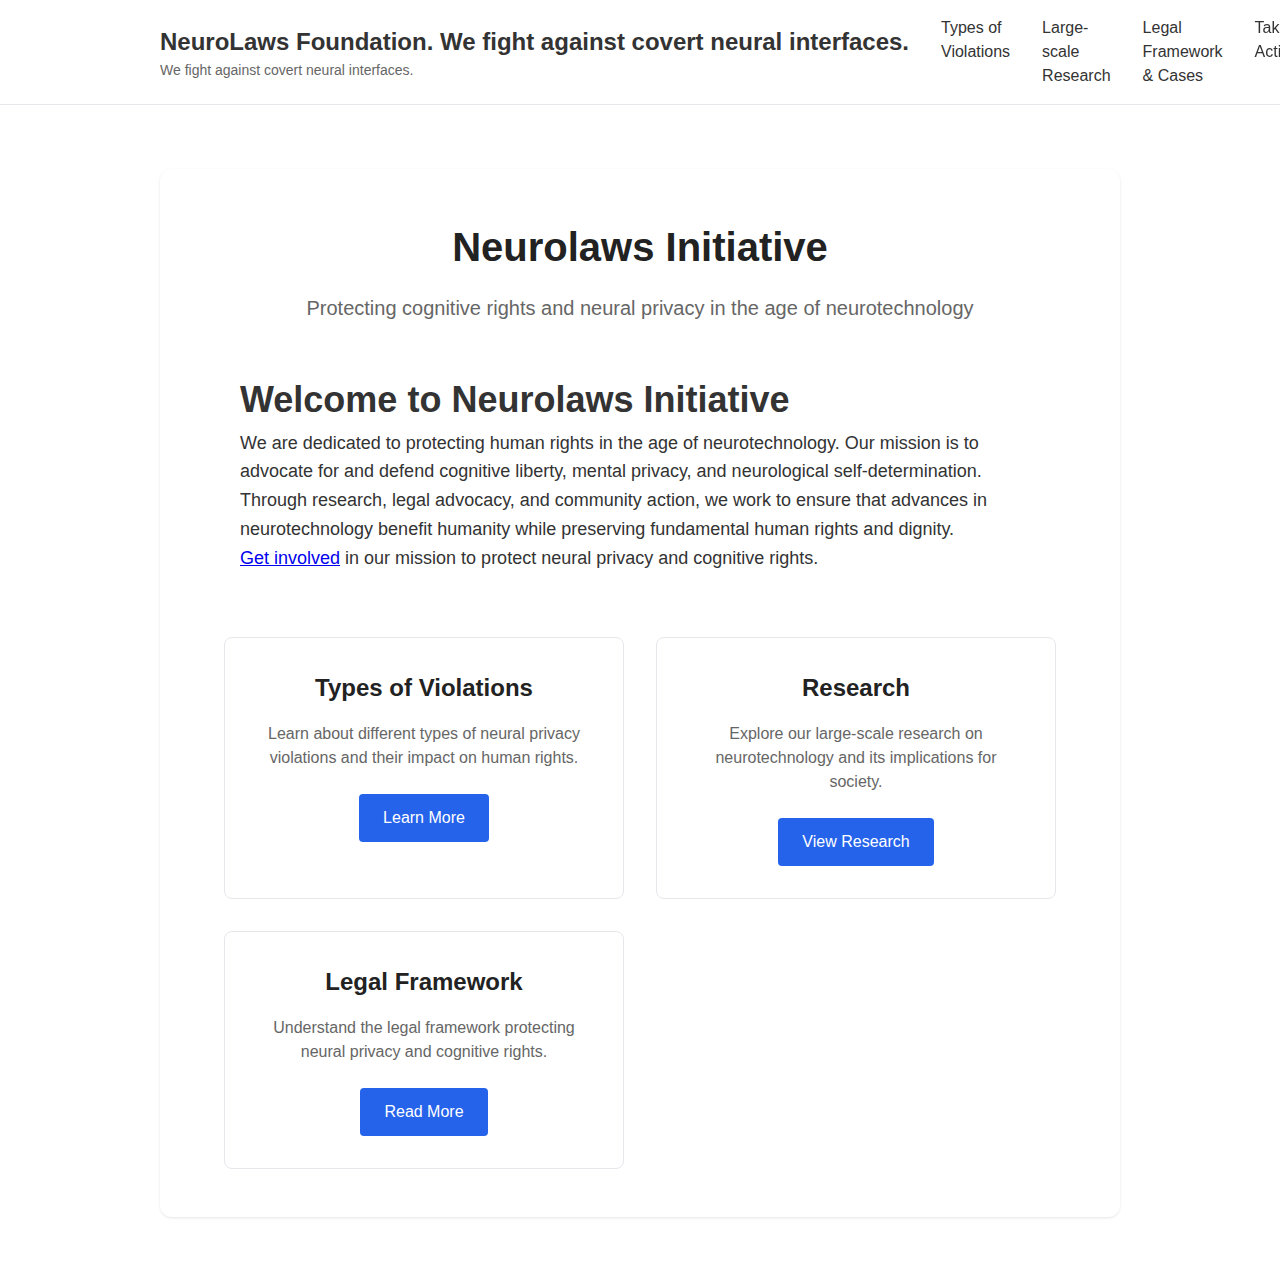
<file: index.html>
<!doctype html><html lang=en-us><head><meta name=generator content="Hugo 0.145.0"><meta charset=UTF-8><meta name=viewport content="width=device-width,initial-scale=1"><title>NeuroLaws Foundation. We fight against covert neural interfaces.</title>
<meta name=description content="Protecting cognitive rights and neural privacy in the age of neurotechnology"><style>:root{--bg-color:#ffffff;--text-color:#333333;--text-muted:#666666;--heading-color:#222222;--primary-color:#2563eb;--primary-color-dark:#1d4ed8;--border-color:#e5e7eb;--card-bg:#ffffff}html.dark-theme{--bg-color:#1a1a1a;--text-color:#e5e5e5;--text-muted:#a3a3a3;--heading-color:#ffffff;--primary-color:#3b82f6;--primary-color-dark:#2563eb;--border-color:#333333;--card-bg:#262626}*{margin:0;padding:0;box-sizing:border-box}body{margin:0;padding:0;font-family:-apple-system,BlinkMacSystemFont,segoe ui,Roboto,helvetica neue,Arial,sans-serif;background:var(--bg-color);color:var(--text-color);line-height:1.5;min-height:100vh;display:flex;flex-direction:column}main{flex:1;width:100%;background:var(--bg-color)}</style><link rel=stylesheet href=/css/custom.min.css><style>.site-header{background:var(--bg-color);border-bottom:1px solid var(--border-color);padding:1rem 0;position:sticky;top:0;z-index:100}.site-header-wrapper{display:flex;justify-content:space-between;align-items:center}.site-branding{flex:none}.site-title{font-size:1.5rem;font-weight:700;color:var(--text-color);text-decoration:none;display:flex;flex-direction:column}.site-subtitle{font-size:.875rem;font-weight:400;color:var(--text-muted)}.site-nav{flex:auto;margin:0 2rem}.nav-trigger{display:none}.nav-trigger-label{display:none}.nav-menu{display:flex;justify-content:center;list-style:none;margin:0;padding:0;gap:2rem}.nav-item a{color:var(--text-color);text-decoration:none;font-weight:500;padding:.5rem 0;position:relative}.nav-item a::after{content:'';position:absolute;bottom:0;left:0;width:100%;height:2px;background:var(--primary-color);transform:scaleX(0);transition:transform .3s ease}.nav-item a:hover::after,.nav-item a.active::after{transform:scaleX(1)}.site-tools{display:flex;gap:1rem;align-items:center}.theme-switcher,.rss-link{background:0 0;border:none;padding:.5rem;cursor:pointer;color:var(--text-color);opacity:.7;transition:opacity .3s ease}.theme-switcher:hover,.rss-link:hover{opacity:1}@media(max-width:768px){.nav-trigger-label{display:block;cursor:pointer;padding:1rem}.nav-trigger-label span,.nav-trigger-label span::before,.nav-trigger-label span::after{display:block;background:var(--text-color);height:2px;width:24px;position:relative;transition:all .3s ease}.nav-trigger-label span::before,.nav-trigger-label span::after{content:'';position:absolute}.nav-trigger-label span::before{top:-8px}.nav-trigger-label span::after{bottom:-8px}.nav-menu{display:none;position:absolute;top:100%;left:0;right:0;background:var(--bg-color);flex-direction:column;padding:1rem;border-bottom:1px solid var(--border-color)}.nav-trigger:checked~.nav-menu{display:flex}.nav-trigger:checked~.nav-trigger-label span{background:0 0}.nav-trigger:checked~.nav-trigger-label span::before{transform:rotate(45deg);top:0}.nav-trigger:checked~.nav-trigger-label span::after{transform:rotate(-45deg);bottom:0}}</style></head><body><header class=site-header><div class=container><div class=site-header-wrapper><div class=site-branding><a href=https://neurolaws.org/ class=site-title>NeuroLaws Foundation. We fight against covert neural interfaces.
<span class=site-subtitle>We fight against covert neural interfaces.</span></a></div><nav class=site-nav><input type=checkbox id=nav-trigger class=nav-trigger>
<label for=nav-trigger class=nav-trigger-label><span></span></label><ul class=nav-menu><li class=nav-item><a href=/violations/>Types of Violations</a></li><li class=nav-item><a href=/research/>Large-scale Research</a></li><li class=nav-item><a href=/legal/>Legal Framework & Cases
                       </a></li><li class=nav-item><a href=/take-action/>Take Action</a></li><li class=nav-item><a href=/support/>Support Us</a></li></ul></nav><div class=site-tools><button class=theme-switcher aria-label="Switch theme">
<svg class="sun-icon" width="24" height="24" viewBox="0 0 24 24" fill="none" stroke="currentcolor" stroke-width="2"><circle cx="12" cy="12" r="5"/><line x1="12" y1="1" x2="12" y2="3"/><line x1="12" y1="21" x2="12" y2="23"/><line x1="4.22" y1="4.22" x2="5.64" y2="5.64"/><line x1="18.36" y1="18.36" x2="19.78" y2="19.78"/><line x1="1" y1="12" x2="3" y2="12"/><line x1="21" y1="12" x2="23" y2="12"/><line x1="4.22" y1="19.78" x2="5.64" y2="18.36"/><line x1="18.36" y1="5.64" x2="19.78" y2="4.22"/></svg>
</button>
<a href=/index.xml class=rss-link aria-label="RSS Feed"><svg width="24" height="24" viewBox="0 0 24 24" fill="none" stroke="currentcolor" stroke-width="2"><path d="M4 11a9 9 0 019 9"/><path d="M4 4a16 16 0 0116 16"/><circle cx="5" cy="19" r="1"/></svg></a></div></div></div></header><main><div class=page-content><div class=container><article class=post><header class=post-header><h1 class=post-title>Neurolaws Initiative</h1><p class=post-description>Protecting cognitive rights and neural privacy in the age of neurotechnology</p></header><div class=post-content><h1 id=welcome-to-neurolaws-initiative>Welcome to Neurolaws Initiative</h1><p>We are dedicated to protecting human rights in the age of neurotechnology. Our mission is to advocate for and defend cognitive liberty, mental privacy, and neurological self-determination.</p><p>Through research, legal advocacy, and community action, we work to ensure that advances in neurotechnology benefit humanity while preserving fundamental human rights and dignity.</p><p><a href=/take-action>Get involved</a> in our mission to protect neural privacy and cognitive rights.</p></div><div class=action-cards><div class=card><h3>Types of Violations</h3><p>Learn about different types of neural privacy violations and their impact on human rights.</p><a href=/violations/ class=button>Learn More</a></div><div class=card><h3>Research</h3><p>Explore our large-scale research on neurotechnology and its implications for society.</p><a href=/research/ class=button>View Research</a></div><div class=card><h3>Legal Framework</h3><p>Understand the legal framework protecting neural privacy and cognitive rights.</p><a href=/legal/ class=button>Read More</a></div></div></article></div></div><style>.page-content{padding:4rem 2rem;min-height:calc(100vh - 200px);background:var(--bg-color)}.container{max-width:1000px;margin:0 auto}.post{background:var(--card-bg);border-radius:12px;padding:3rem 4rem;box-shadow:0 1px 3px rgba(0,0,0,.1)}.post-header{margin-bottom:3rem;text-align:center}.post-title{font-size:2.5rem;margin-bottom:1rem;color:var(--heading-color)}.post-description{font-size:1.25rem;color:var(--text-muted);max-width:800px;margin:0 auto}.post-content{max-width:800px;margin:0 auto 4rem;font-size:1.125rem;line-height:1.6}.action-cards{display:grid;grid-template-columns:repeat(auto-fit,minmax(280px,1fr));gap:2rem;margin-top:3rem}.card{background:var(--bg-color);border:1px solid var(--border-color);border-radius:8px;padding:2rem;text-align:center;transition:transform .3s ease,box-shadow .3s ease}.card:hover{transform:translateY(-5px);box-shadow:0 4px 12px rgba(0,0,0,.1)}.card h3{margin:0 0 1rem;color:var(--heading-color);font-size:1.5rem}.card p{margin:0 0 1.5rem;color:var(--text-muted)}.button{display:inline-block;padding:.75rem 1.5rem;background:var(--primary-color);color:#fff;text-decoration:none;border-radius:4px;font-weight:500;transition:background .3s ease}.button:hover{background:var(--primary-color-dark)}@media(max-width:1024px){.post{padding:3rem}}@media(max-width:768px){.page-content{padding:2rem 1.5rem}.post{padding:2rem;border-radius:8px}.post-title{font-size:2rem}.post-description{font-size:1.125rem}.action-cards{grid-template-columns:1fr}.card h3{font-size:1.25rem}}@media(max-width:480px){.page-content{padding:1.5rem 1rem}.post{padding:1.5rem;border-radius:6px}}</style></main><script>const themeToggle=document.querySelector(".theme-switcher"),htmlElement=document.documentElement,savedTheme=localStorage.getItem("theme");savedTheme==="dark"&&htmlElement.classList.add("dark-theme"),themeToggle.addEventListener("click",function(){htmlElement.classList.toggle("dark-theme");const e=htmlElement.classList.contains("dark-theme");localStorage.setItem("theme",e?"dark":"light")})</script></body></html>
</file>
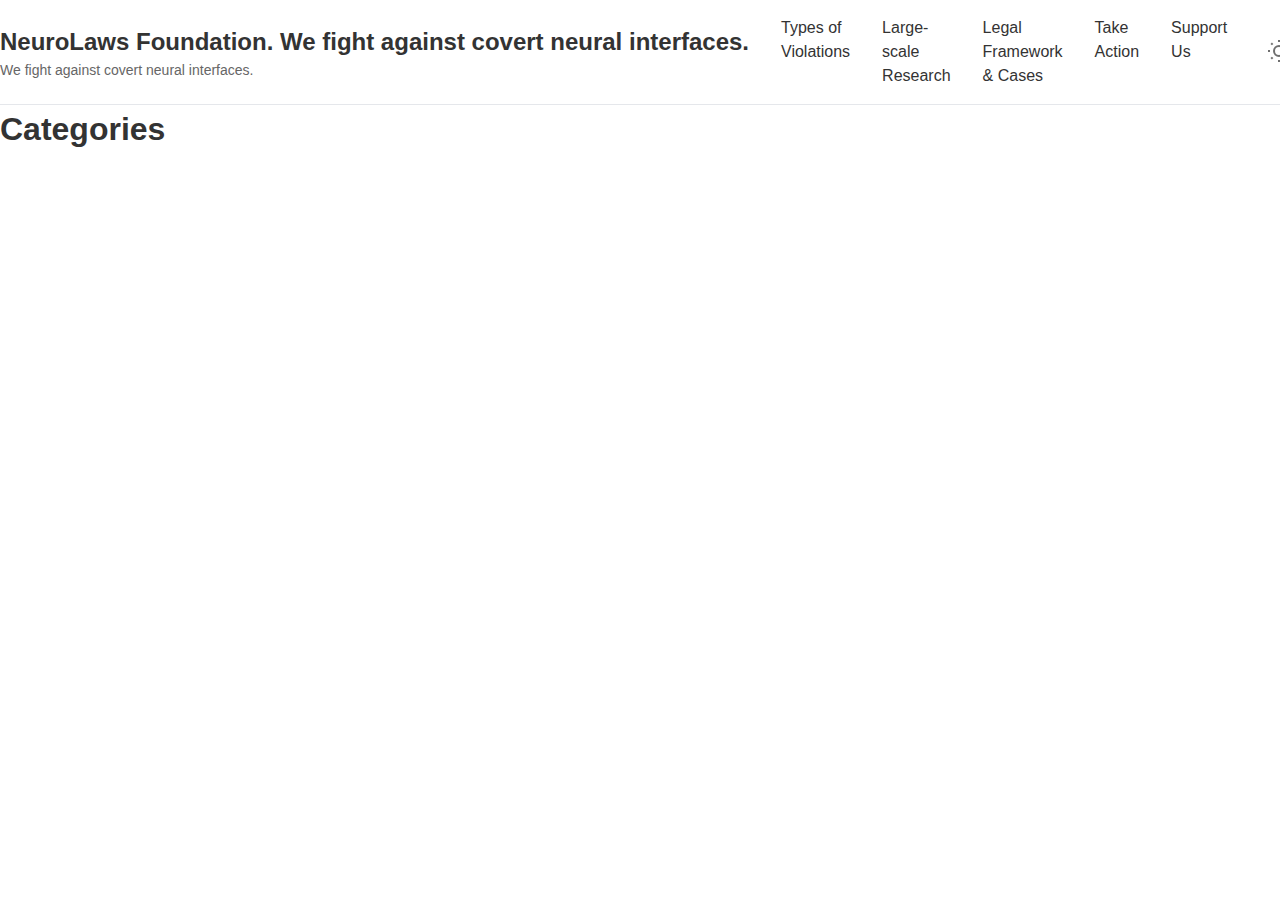
<file: categories/index.html>
<!doctype html><html lang=en-us><head><meta charset=UTF-8><meta name=viewport content="width=device-width,initial-scale=1"><title>Categories | NeuroLaws Foundation. We fight against covert neural interfaces.</title>
<meta name=description content><style>:root{--bg-color:#ffffff;--text-color:#333333;--text-muted:#666666;--heading-color:#222222;--primary-color:#2563eb;--primary-color-dark:#1d4ed8;--border-color:#e5e7eb;--card-bg:#ffffff}html.dark-theme{--bg-color:#1a1a1a;--text-color:#e5e5e5;--text-muted:#a3a3a3;--heading-color:#ffffff;--primary-color:#3b82f6;--primary-color-dark:#2563eb;--border-color:#333333;--card-bg:#262626}*{margin:0;padding:0;box-sizing:border-box}body{margin:0;padding:0;font-family:-apple-system,BlinkMacSystemFont,segoe ui,Roboto,helvetica neue,Arial,sans-serif;background:var(--bg-color);color:var(--text-color);line-height:1.5;min-height:100vh;display:flex;flex-direction:column}main{flex:1;width:100%;background:var(--bg-color)}</style><link rel=stylesheet href=/css/custom.min.css><style>.site-header{background:var(--bg-color);border-bottom:1px solid var(--border-color);padding:1rem 0;position:sticky;top:0;z-index:100}.site-header-wrapper{display:flex;justify-content:space-between;align-items:center}.site-branding{flex:none}.site-title{font-size:1.5rem;font-weight:700;color:var(--text-color);text-decoration:none;display:flex;flex-direction:column}.site-subtitle{font-size:.875rem;font-weight:400;color:var(--text-muted)}.site-nav{flex:auto;margin:0 2rem}.nav-trigger{display:none}.nav-trigger-label{display:none}.nav-menu{display:flex;justify-content:center;list-style:none;margin:0;padding:0;gap:2rem}.nav-item a{color:var(--text-color);text-decoration:none;font-weight:500;padding:.5rem 0;position:relative}.nav-item a::after{content:'';position:absolute;bottom:0;left:0;width:100%;height:2px;background:var(--primary-color);transform:scaleX(0);transition:transform .3s ease}.nav-item a:hover::after,.nav-item a.active::after{transform:scaleX(1)}.site-tools{display:flex;gap:1rem;align-items:center}.theme-switcher,.rss-link{background:0 0;border:none;padding:.5rem;cursor:pointer;color:var(--text-color);opacity:.7;transition:opacity .3s ease}.theme-switcher:hover,.rss-link:hover{opacity:1}@media(max-width:768px){.nav-trigger-label{display:block;cursor:pointer;padding:1rem}.nav-trigger-label span,.nav-trigger-label span::before,.nav-trigger-label span::after{display:block;background:var(--text-color);height:2px;width:24px;position:relative;transition:all .3s ease}.nav-trigger-label span::before,.nav-trigger-label span::after{content:'';position:absolute}.nav-trigger-label span::before{top:-8px}.nav-trigger-label span::after{bottom:-8px}.nav-menu{display:none;position:absolute;top:100%;left:0;right:0;background:var(--bg-color);flex-direction:column;padding:1rem;border-bottom:1px solid var(--border-color)}.nav-trigger:checked~.nav-menu{display:flex}.nav-trigger:checked~.nav-trigger-label span{background:0 0}.nav-trigger:checked~.nav-trigger-label span::before{transform:rotate(45deg);top:0}.nav-trigger:checked~.nav-trigger-label span::after{transform:rotate(-45deg);bottom:0}}</style></head><body><header class=site-header><div class=container><div class=site-header-wrapper><div class=site-branding><a href=https://neurolaws.org/ class=site-title>NeuroLaws Foundation. We fight against covert neural interfaces.
<span class=site-subtitle>We fight against covert neural interfaces.</span></a></div><nav class=site-nav><input type=checkbox id=nav-trigger class=nav-trigger>
<label for=nav-trigger class=nav-trigger-label><span></span></label><ul class=nav-menu><li class=nav-item><a href=/violations/>Types of Violations</a></li><li class=nav-item><a href=/research/>Large-scale Research</a></li><li class=nav-item><a href=/legal/>Legal Framework & Cases
                       </a></li><li class=nav-item><a href=/take-action/>Take Action</a></li><li class=nav-item><a href=/support/>Support Us</a></li></ul></nav><div class=site-tools><button class=theme-switcher aria-label="Switch theme">
<svg class="sun-icon" width="24" height="24" viewBox="0 0 24 24" fill="none" stroke="currentcolor" stroke-width="2"><circle cx="12" cy="12" r="5"/><line x1="12" y1="1" x2="12" y2="3"/><line x1="12" y1="21" x2="12" y2="23"/><line x1="4.22" y1="4.22" x2="5.64" y2="5.64"/><line x1="18.36" y1="18.36" x2="19.78" y2="19.78"/><line x1="1" y1="12" x2="3" y2="12"/><line x1="21" y1="12" x2="23" y2="12"/><line x1="4.22" y1="19.78" x2="5.64" y2="18.36"/><line x1="18.36" y1="5.64" x2="19.78" y2="4.22"/></svg>
</button>
<a href=/index.xml class=rss-link aria-label="RSS Feed"><svg width="24" height="24" viewBox="0 0 24 24" fill="none" stroke="currentcolor" stroke-width="2"><path d="M4 11a9 9 0 019 9"/><path d="M4 4a16 16 0 0116 16"/><circle cx="5" cy="19" r="1"/></svg></a></div></div></div></header><main><div class=index-content></div><h1>Categories</h1><ul class=terms></ul></main><script>const themeToggle=document.querySelector(".theme-switcher"),htmlElement=document.documentElement,savedTheme=localStorage.getItem("theme");savedTheme==="dark"&&htmlElement.classList.add("dark-theme"),themeToggle.addEventListener("click",function(){htmlElement.classList.toggle("dark-theme");const e=htmlElement.classList.contains("dark-theme");localStorage.setItem("theme",e?"dark":"light")})</script></body></html>
</file>
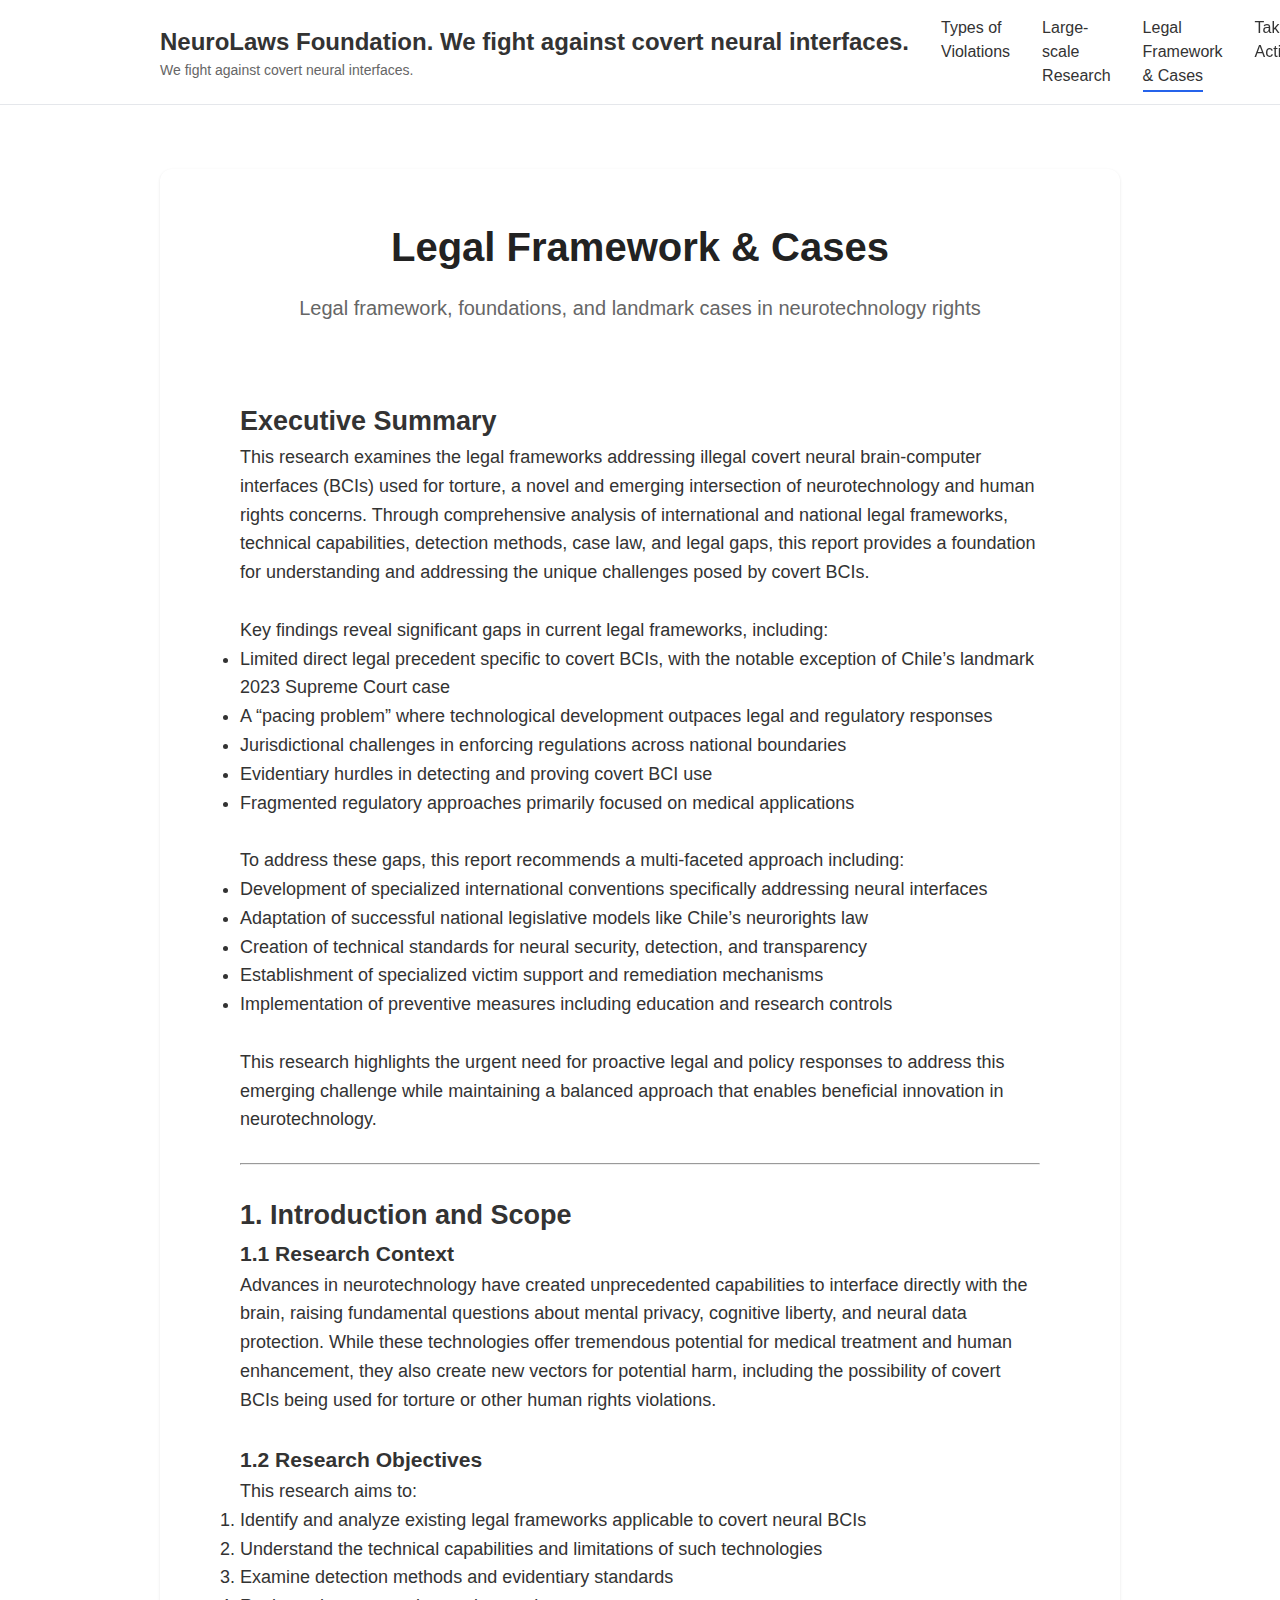
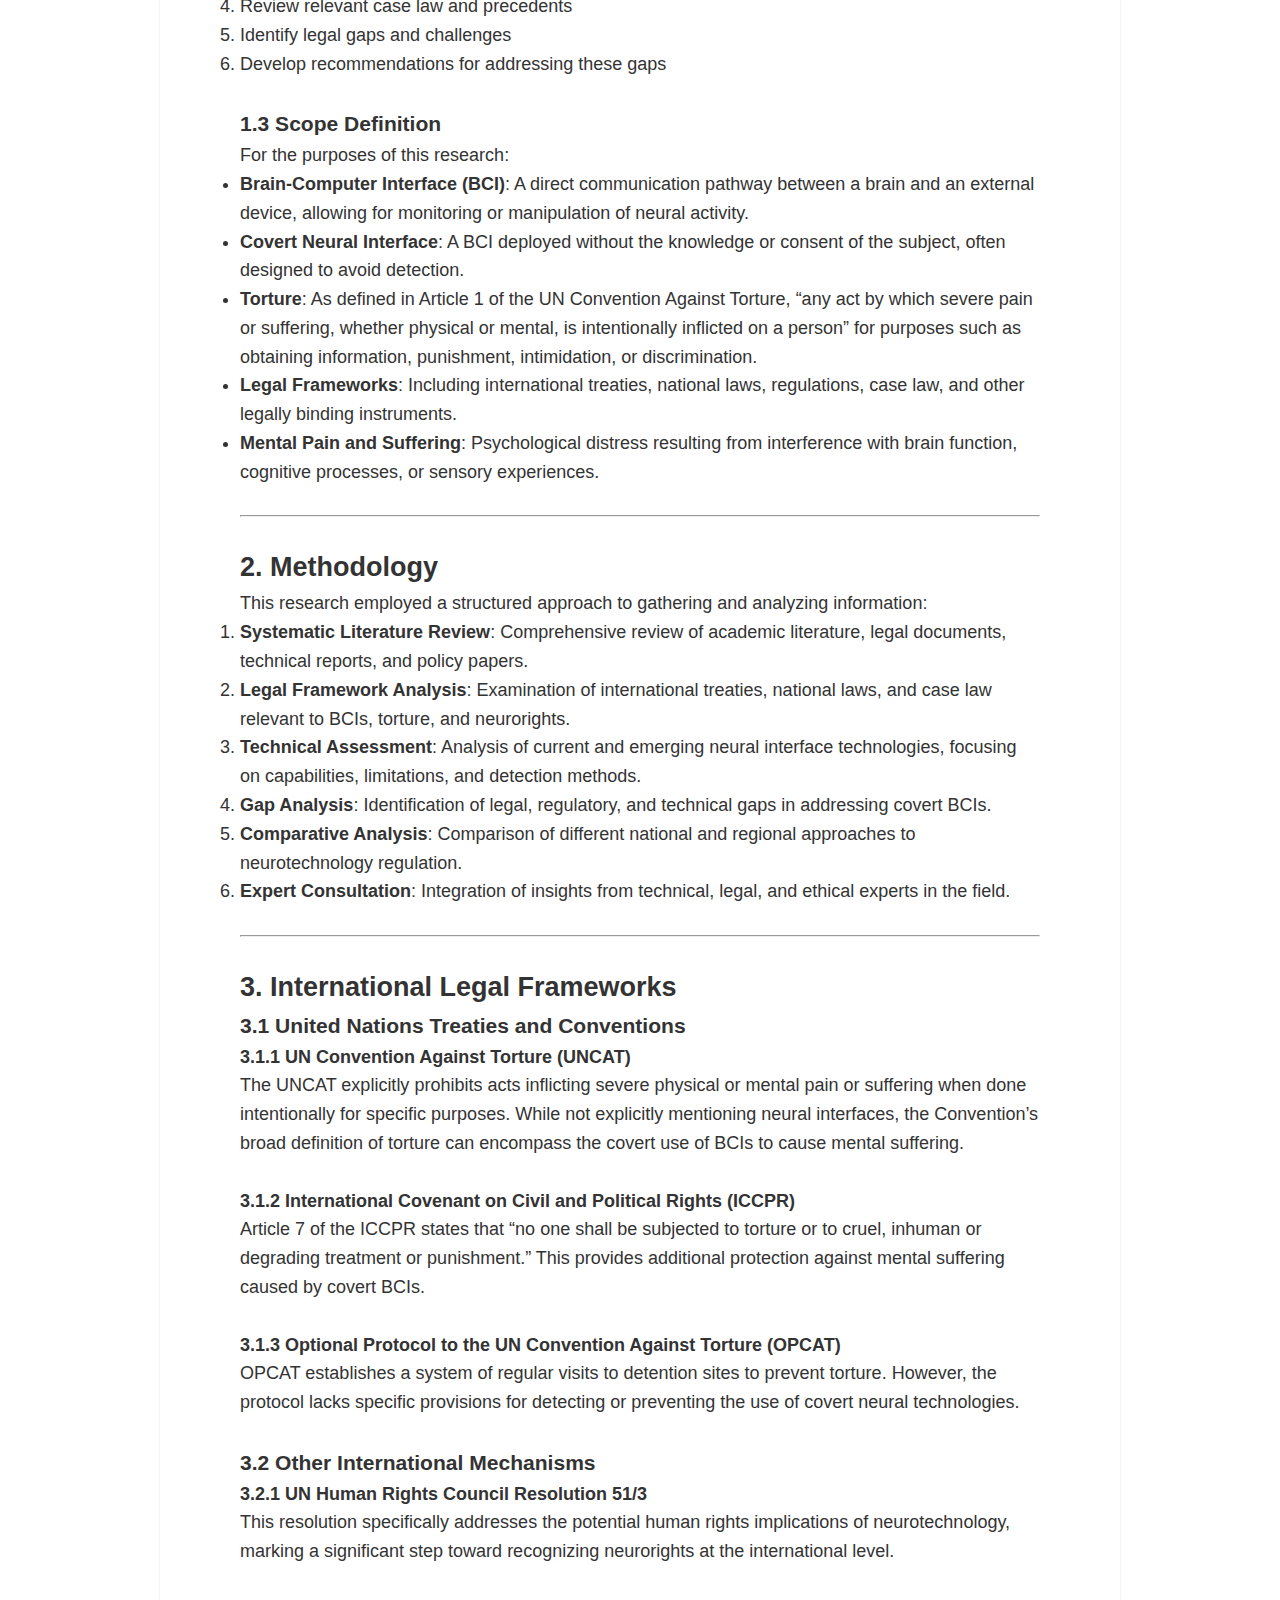
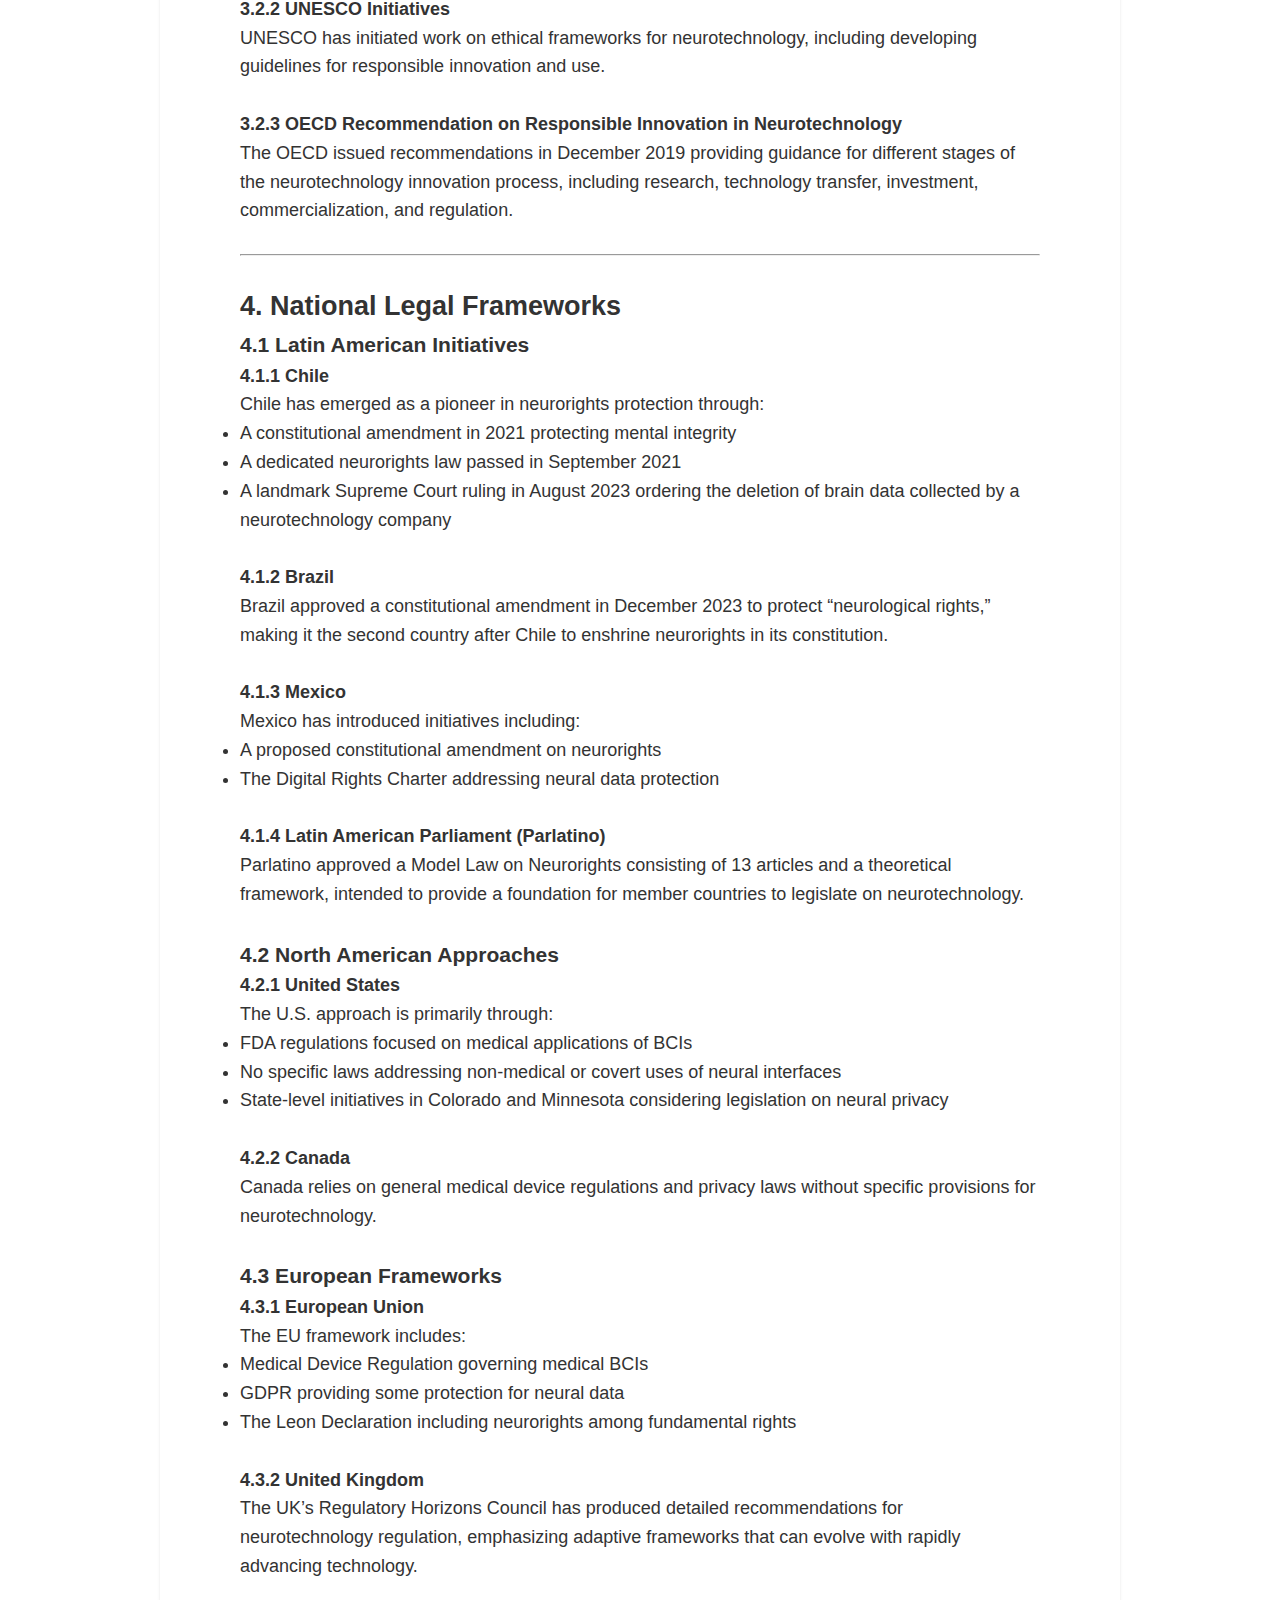
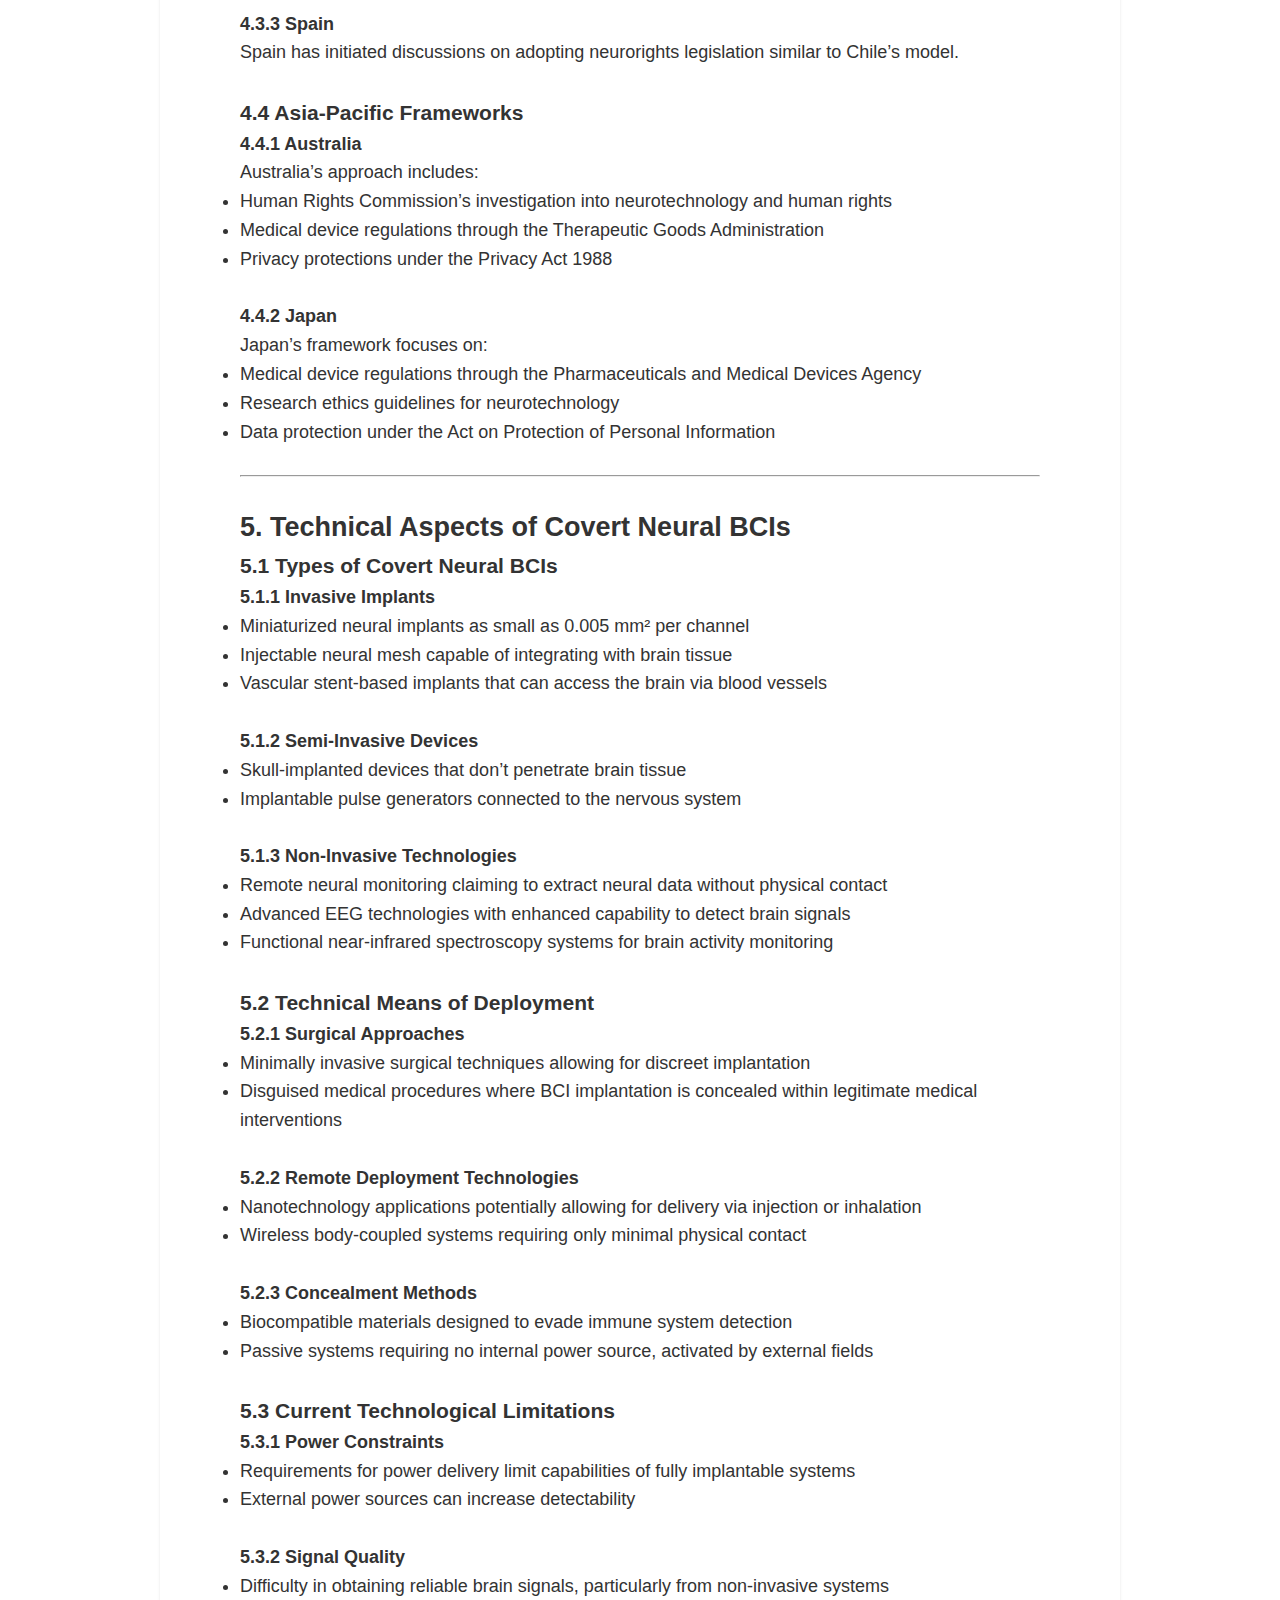
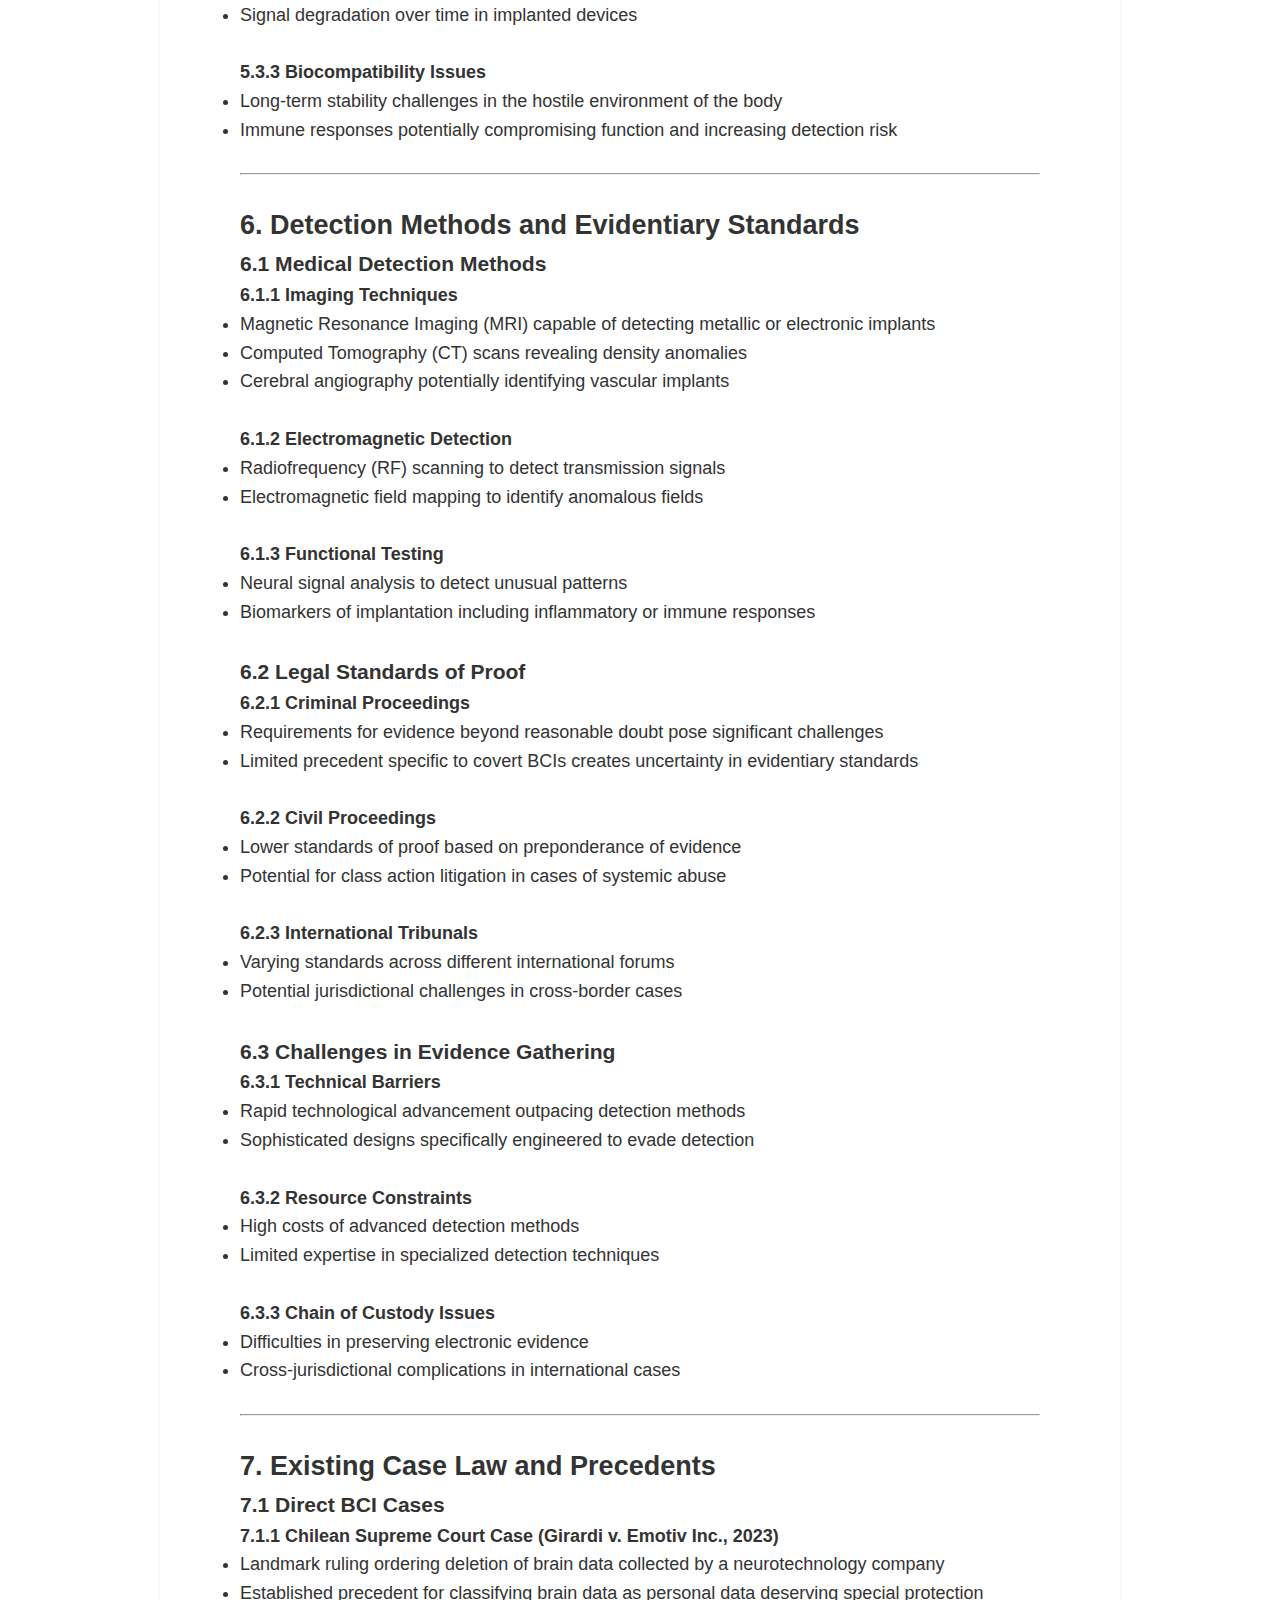
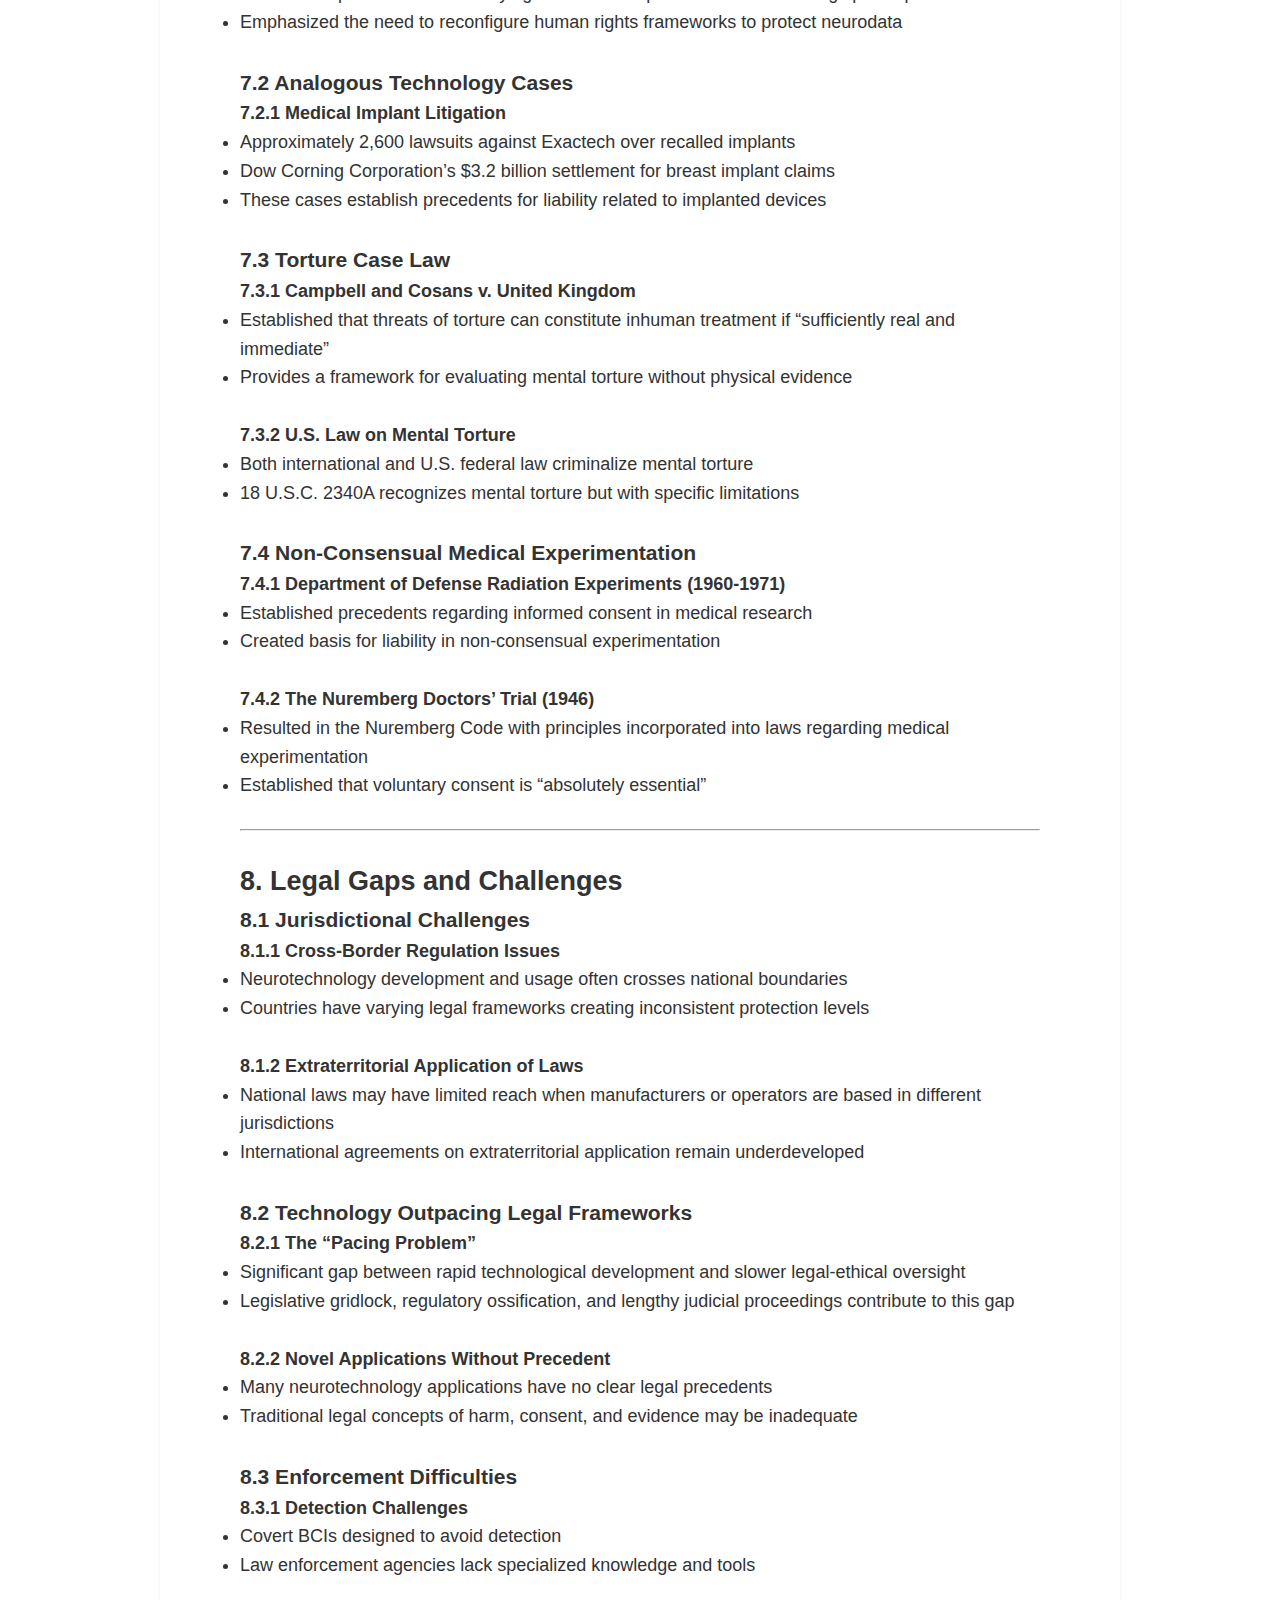
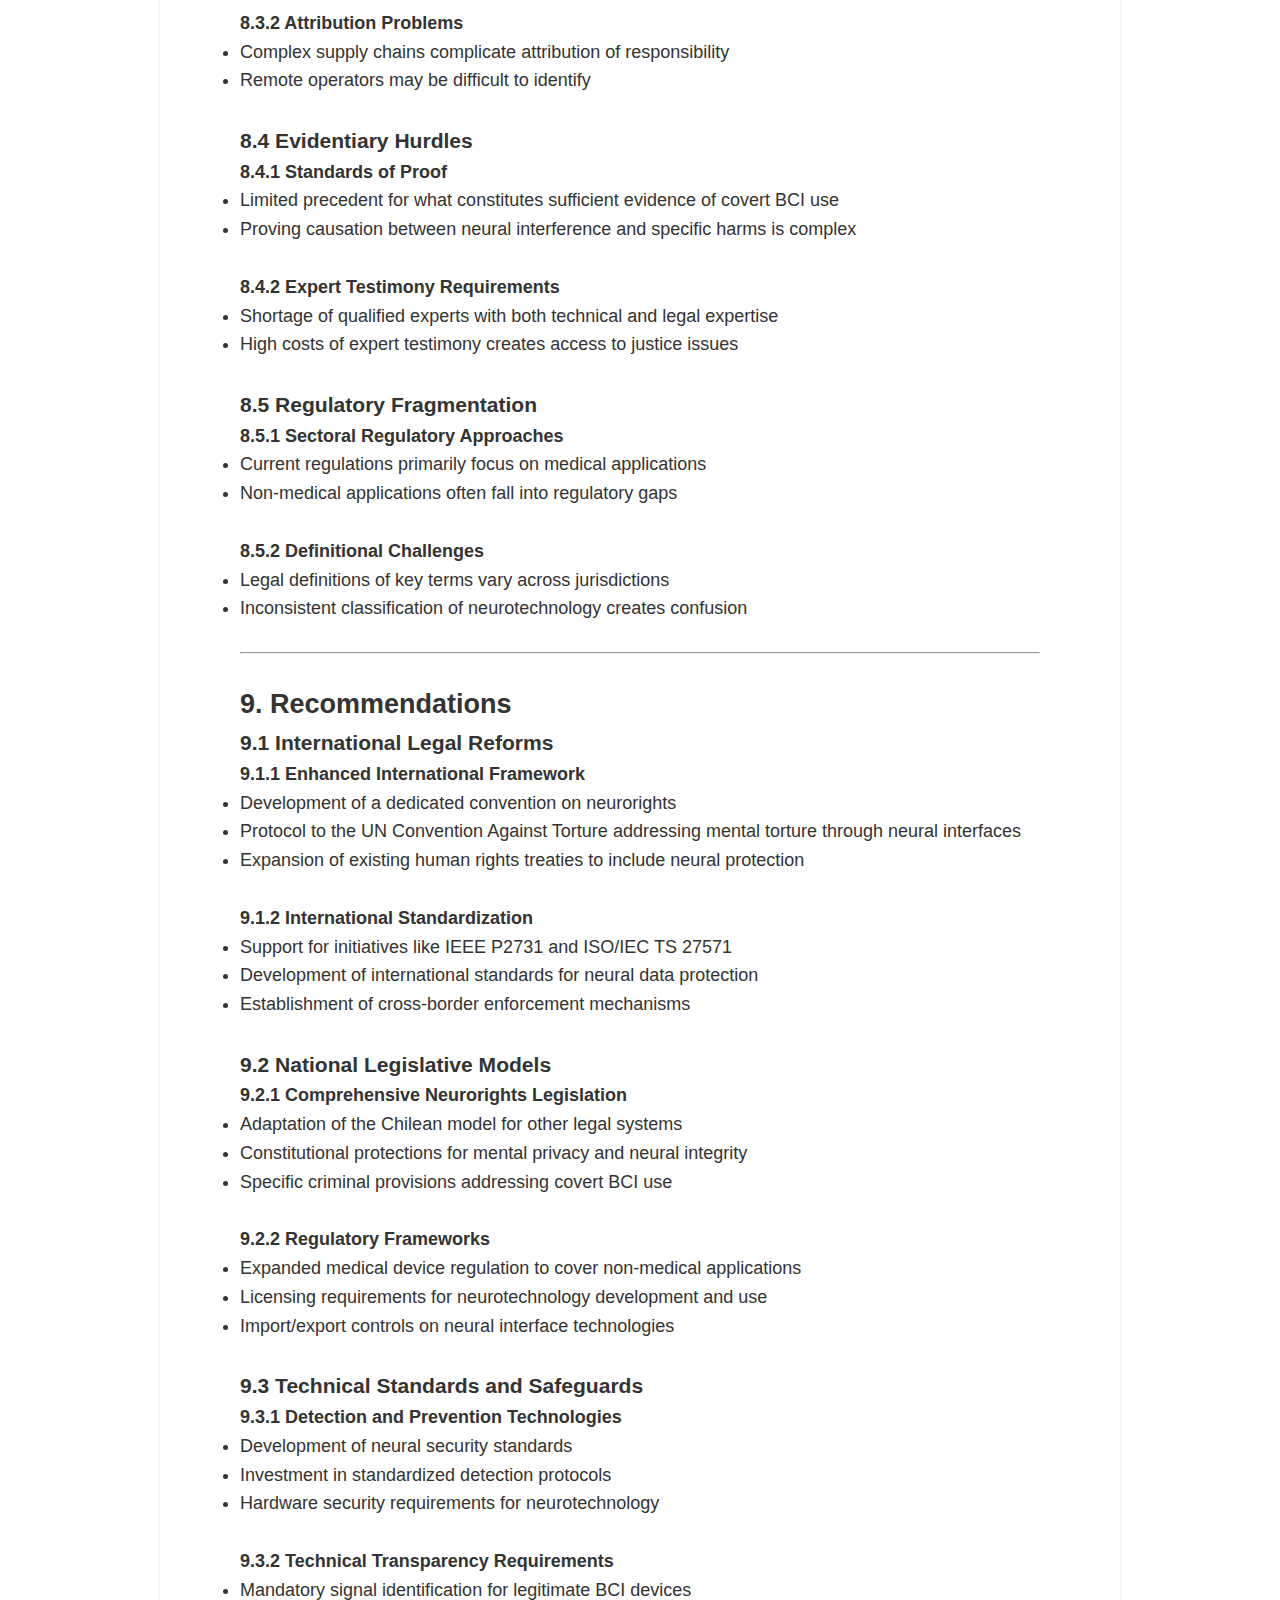
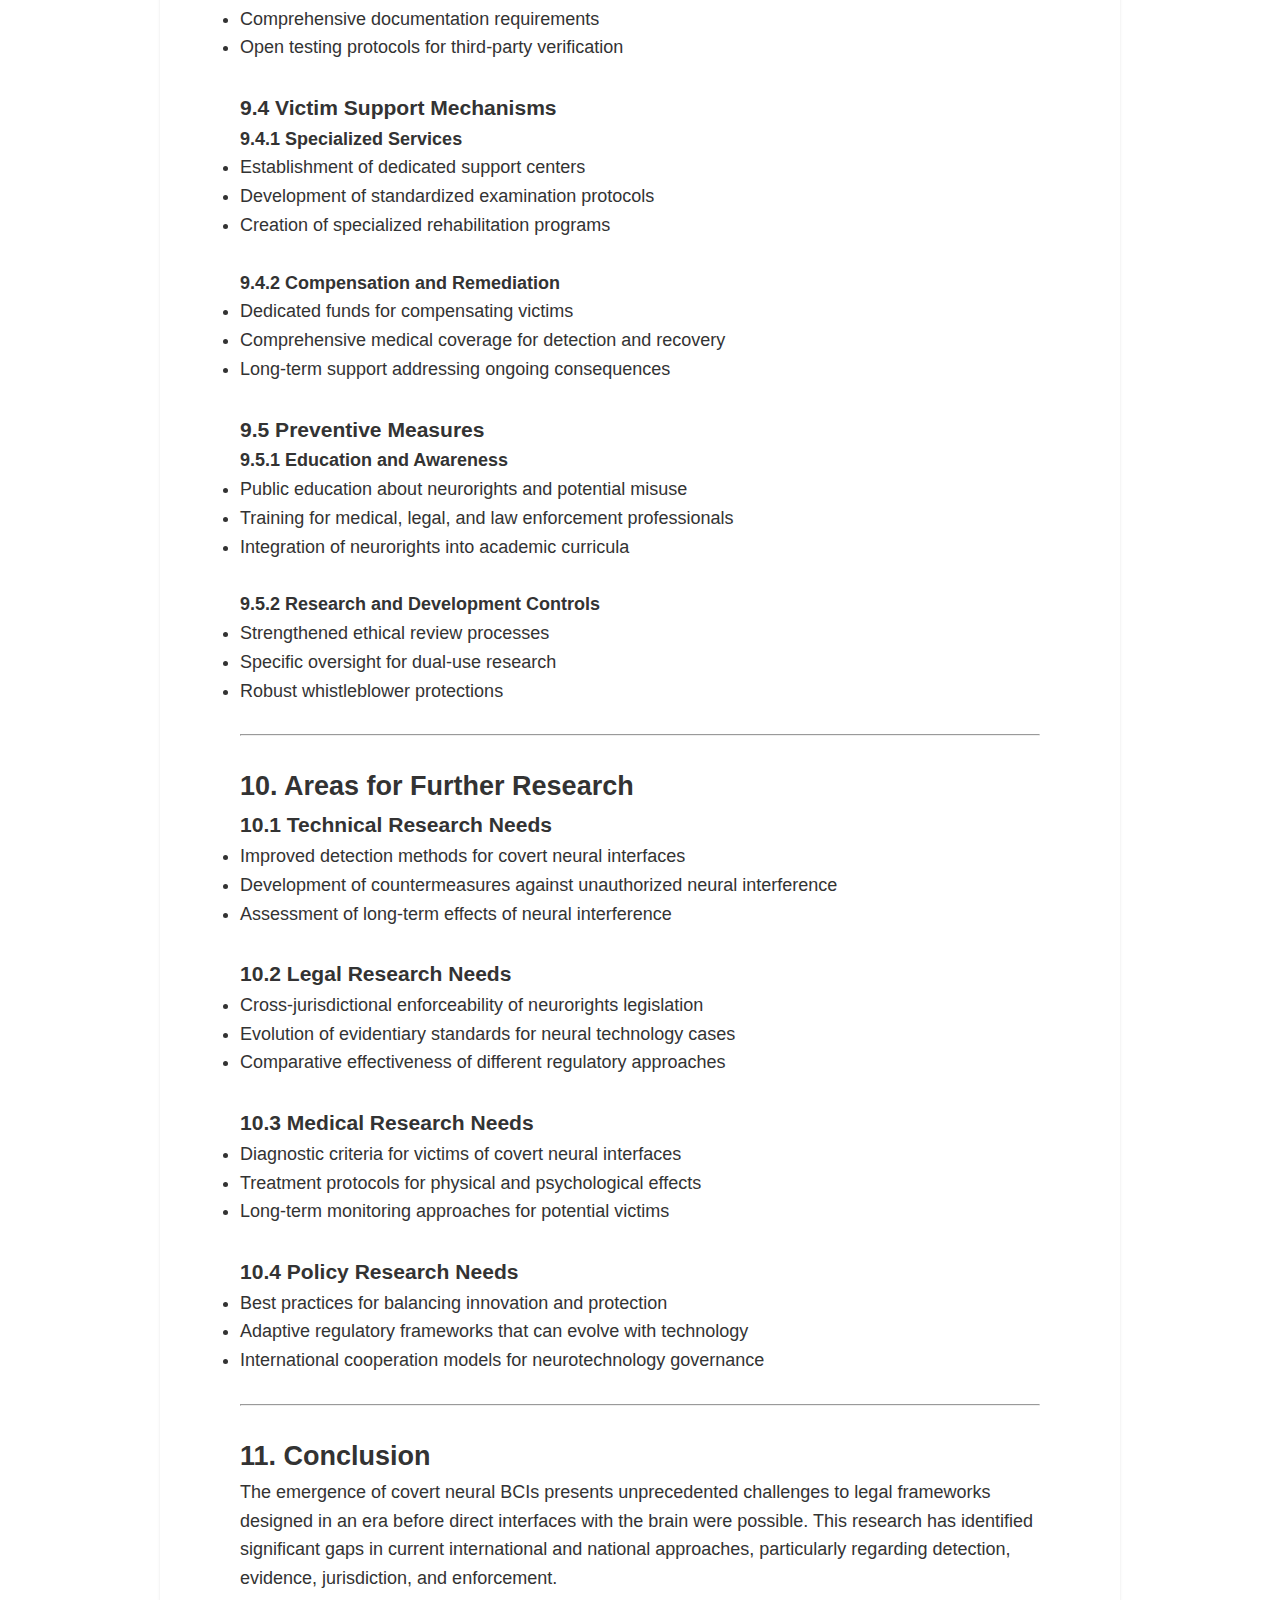
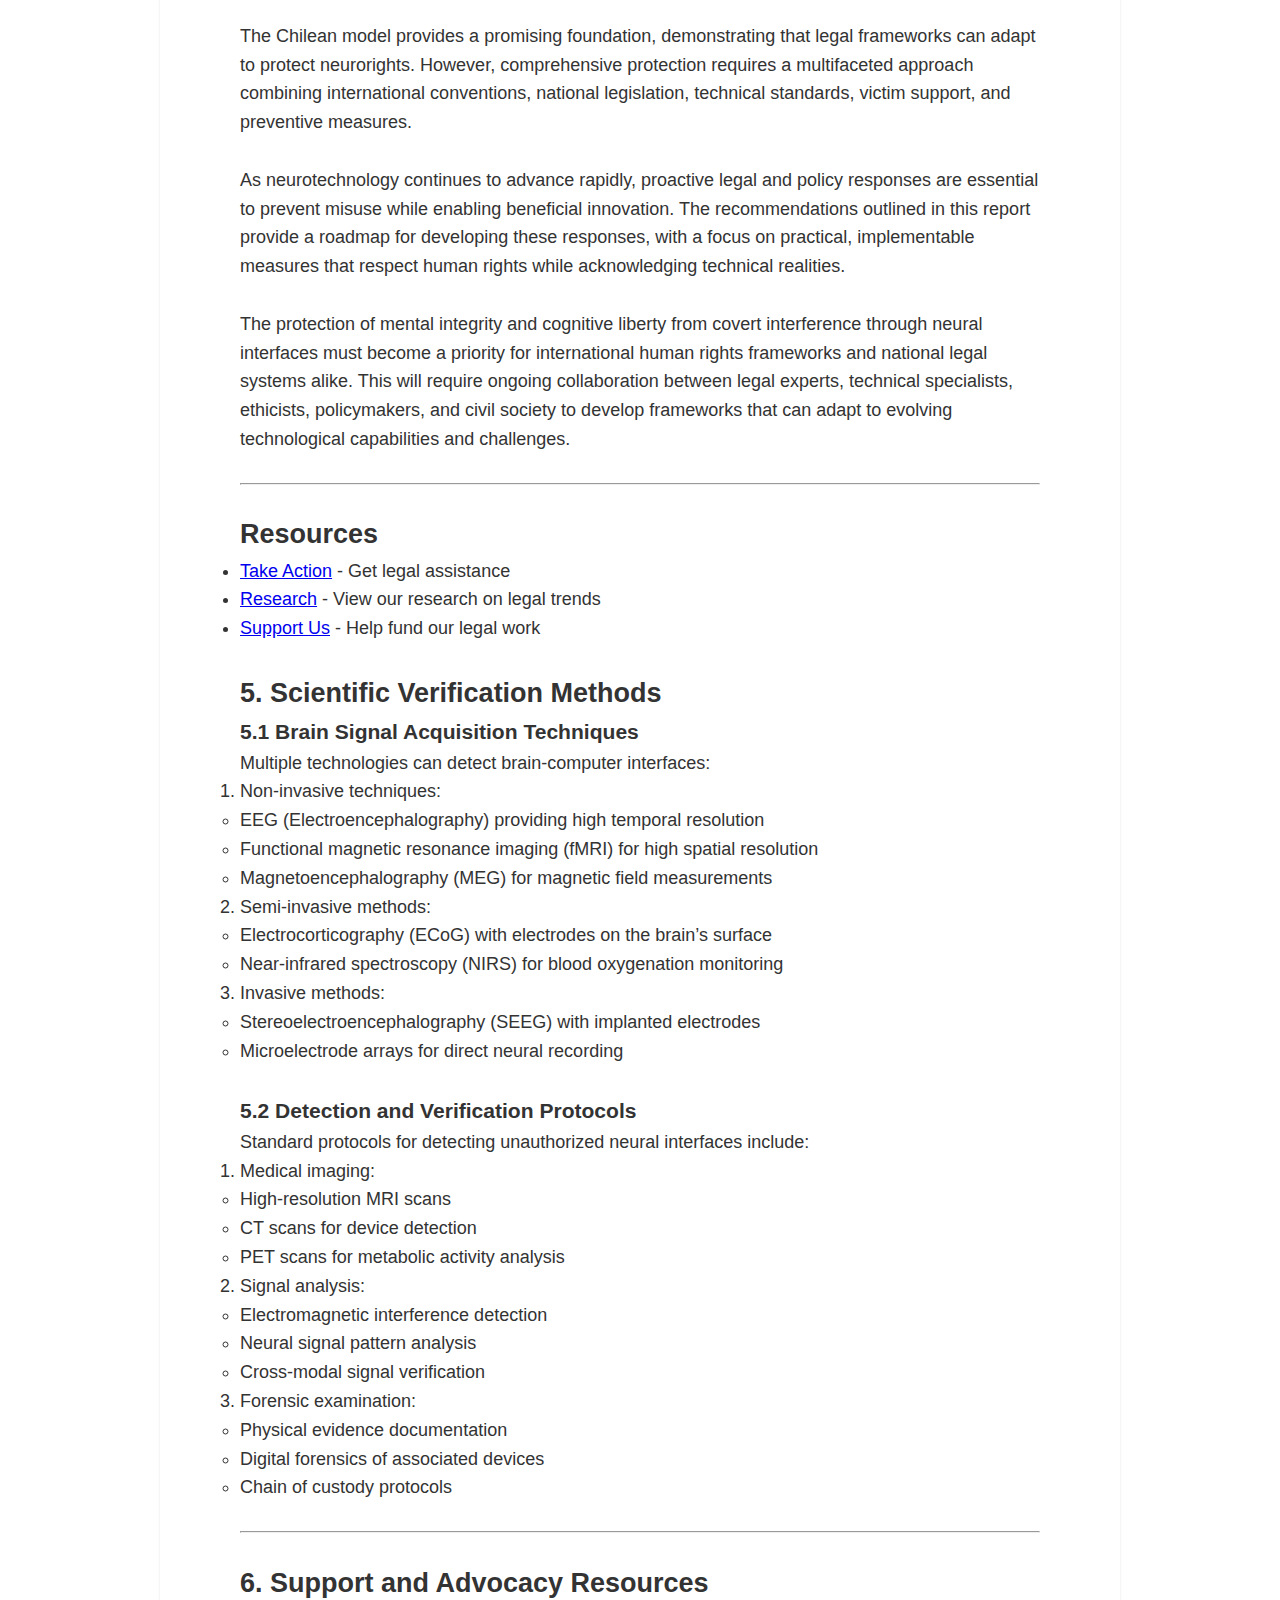
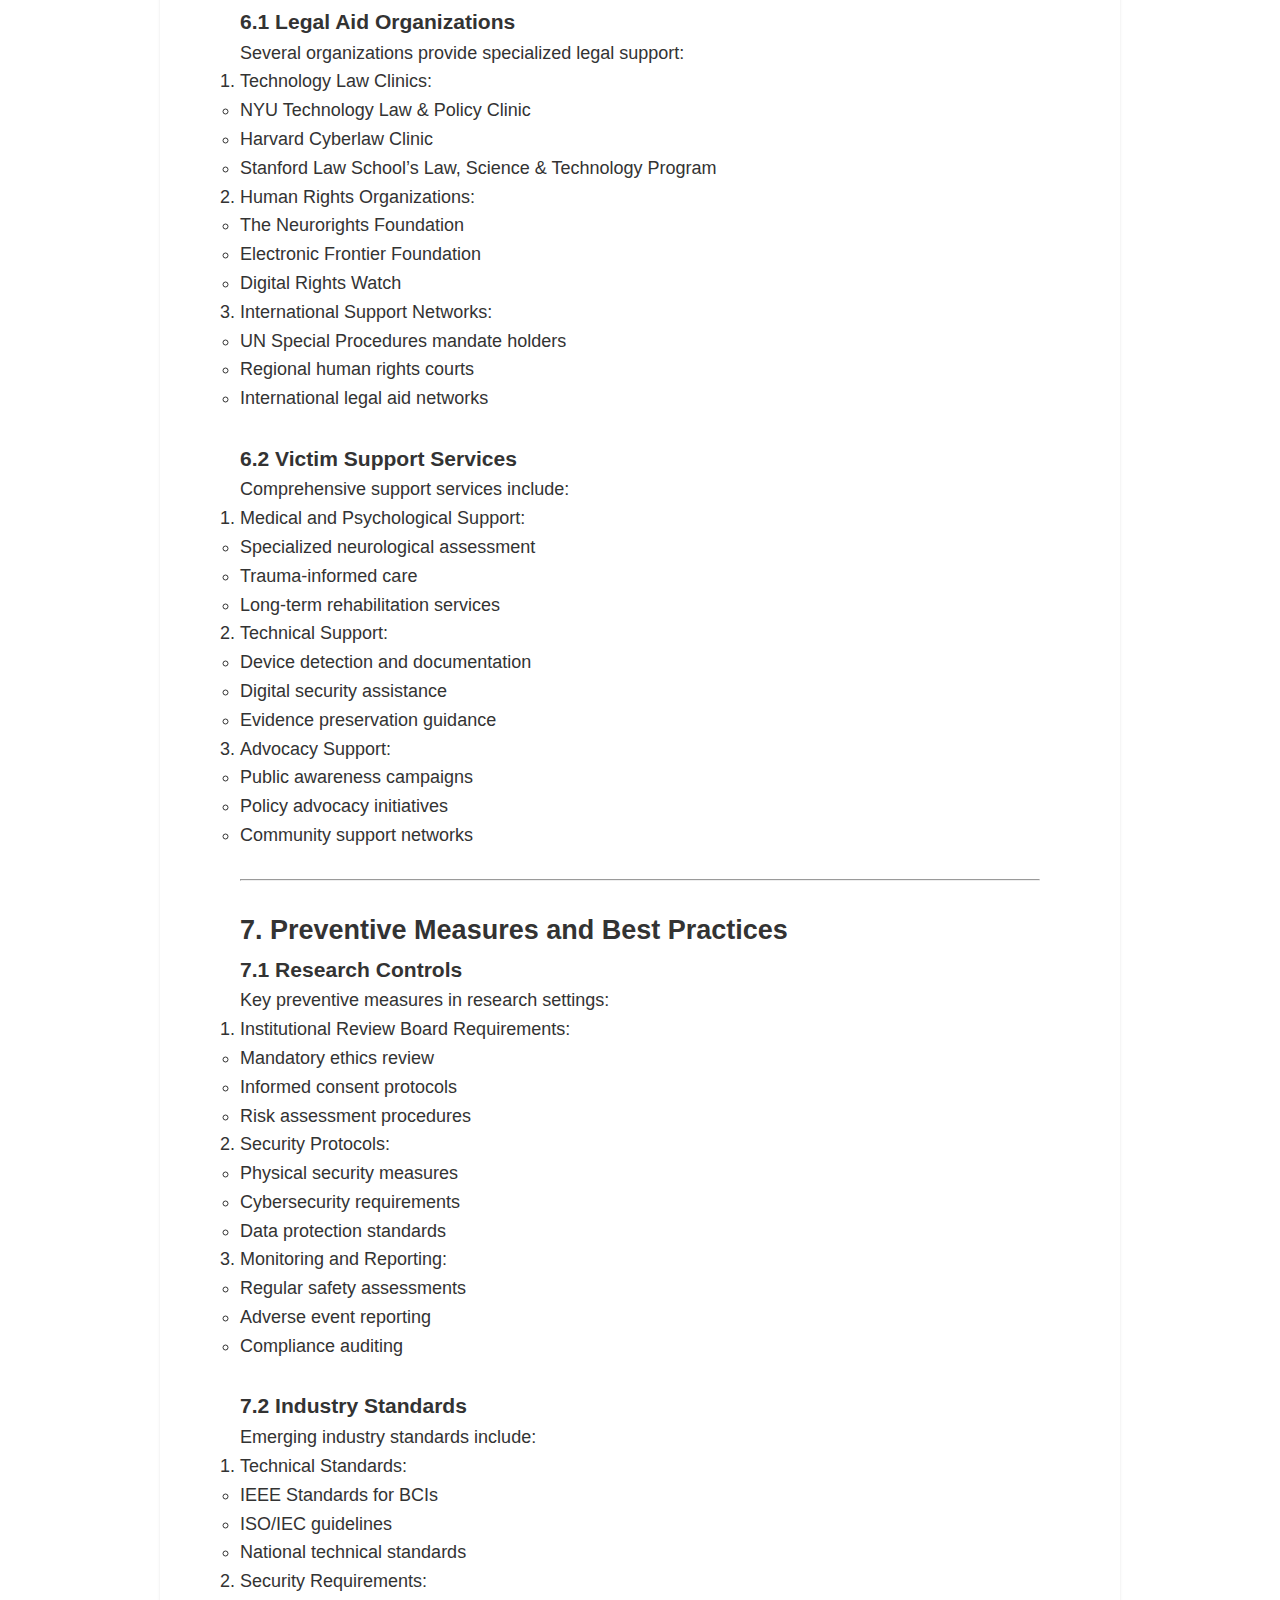
<file: legal/index.html>
<!doctype html><html lang=en-us><head><meta charset=UTF-8><meta name=viewport content="width=device-width,initial-scale=1"><title>Legal Framework & Cases | NeuroLaws Foundation. We fight against covert neural interfaces.</title>
<meta name=description content="Legal framework, foundations, and landmark cases in neurotechnology rights"><style>:root{--bg-color:#ffffff;--text-color:#333333;--text-muted:#666666;--heading-color:#222222;--primary-color:#2563eb;--primary-color-dark:#1d4ed8;--border-color:#e5e7eb;--card-bg:#ffffff}html.dark-theme{--bg-color:#1a1a1a;--text-color:#e5e5e5;--text-muted:#a3a3a3;--heading-color:#ffffff;--primary-color:#3b82f6;--primary-color-dark:#2563eb;--border-color:#333333;--card-bg:#262626}*{margin:0;padding:0;box-sizing:border-box}body{margin:0;padding:0;font-family:-apple-system,BlinkMacSystemFont,segoe ui,Roboto,helvetica neue,Arial,sans-serif;background:var(--bg-color);color:var(--text-color);line-height:1.5;min-height:100vh;display:flex;flex-direction:column}main{flex:1;width:100%;background:var(--bg-color)}</style><link rel=stylesheet href=/css/custom.min.css><style>.site-header{background:var(--bg-color);border-bottom:1px solid var(--border-color);padding:1rem 0;position:sticky;top:0;z-index:100}.site-header-wrapper{display:flex;justify-content:space-between;align-items:center}.site-branding{flex:none}.site-title{font-size:1.5rem;font-weight:700;color:var(--text-color);text-decoration:none;display:flex;flex-direction:column}.site-subtitle{font-size:.875rem;font-weight:400;color:var(--text-muted)}.site-nav{flex:auto;margin:0 2rem}.nav-trigger{display:none}.nav-trigger-label{display:none}.nav-menu{display:flex;justify-content:center;list-style:none;margin:0;padding:0;gap:2rem}.nav-item a{color:var(--text-color);text-decoration:none;font-weight:500;padding:.5rem 0;position:relative}.nav-item a::after{content:'';position:absolute;bottom:0;left:0;width:100%;height:2px;background:var(--primary-color);transform:scaleX(0);transition:transform .3s ease}.nav-item a:hover::after,.nav-item a.active::after{transform:scaleX(1)}.site-tools{display:flex;gap:1rem;align-items:center}.theme-switcher,.rss-link{background:0 0;border:none;padding:.5rem;cursor:pointer;color:var(--text-color);opacity:.7;transition:opacity .3s ease}.theme-switcher:hover,.rss-link:hover{opacity:1}@media(max-width:768px){.nav-trigger-label{display:block;cursor:pointer;padding:1rem}.nav-trigger-label span,.nav-trigger-label span::before,.nav-trigger-label span::after{display:block;background:var(--text-color);height:2px;width:24px;position:relative;transition:all .3s ease}.nav-trigger-label span::before,.nav-trigger-label span::after{content:'';position:absolute}.nav-trigger-label span::before{top:-8px}.nav-trigger-label span::after{bottom:-8px}.nav-menu{display:none;position:absolute;top:100%;left:0;right:0;background:var(--bg-color);flex-direction:column;padding:1rem;border-bottom:1px solid var(--border-color)}.nav-trigger:checked~.nav-menu{display:flex}.nav-trigger:checked~.nav-trigger-label span{background:0 0}.nav-trigger:checked~.nav-trigger-label span::before{transform:rotate(45deg);top:0}.nav-trigger:checked~.nav-trigger-label span::after{transform:rotate(-45deg);bottom:0}}</style></head><body><header class=site-header><div class=container><div class=site-header-wrapper><div class=site-branding><a href=https://neurolaws.org/ class=site-title>NeuroLaws Foundation. We fight against covert neural interfaces.
<span class=site-subtitle>We fight against covert neural interfaces.</span></a></div><nav class=site-nav><input type=checkbox id=nav-trigger class=nav-trigger>
<label for=nav-trigger class=nav-trigger-label><span></span></label><ul class=nav-menu><li class=nav-item><a href=/violations/>Types of Violations</a></li><li class=nav-item><a href=/research/>Large-scale Research</a></li><li class=nav-item><a href=/legal/ class=active>Legal Framework & Cases
                       </a></li><li class=nav-item><a href=/take-action/>Take Action</a></li><li class=nav-item><a href=/support/>Support Us</a></li></ul></nav><div class=site-tools><button class=theme-switcher aria-label="Switch theme">
<svg class="sun-icon" width="24" height="24" viewBox="0 0 24 24" fill="none" stroke="currentcolor" stroke-width="2"><circle cx="12" cy="12" r="5"/><line x1="12" y1="1" x2="12" y2="3"/><line x1="12" y1="21" x2="12" y2="23"/><line x1="4.22" y1="4.22" x2="5.64" y2="5.64"/><line x1="18.36" y1="18.36" x2="19.78" y2="19.78"/><line x1="1" y1="12" x2="3" y2="12"/><line x1="21" y1="12" x2="23" y2="12"/><line x1="4.22" y1="19.78" x2="5.64" y2="18.36"/><line x1="18.36" y1="5.64" x2="19.78" y2="4.22"/></svg>
</button>
<a href=/index.xml class=rss-link aria-label="RSS Feed"><svg width="24" height="24" viewBox="0 0 24 24" fill="none" stroke="currentcolor" stroke-width="2"><path d="M4 11a9 9 0 019 9"/><path d="M4 4a16 16 0 0116 16"/><circle cx="5" cy="19" r="1"/></svg></a></div></div></div></header><main><div class=page-content><div class=container><article class=post><header class=post-header><h1 class=post-title>Legal Framework & Cases</h1><p class=post-description>Legal framework, foundations, and landmark cases in neurotechnology rights</p></header><div class=post-content><p> </p><h2 id=executive-summary>Executive Summary</h2><p>This research examines the legal frameworks addressing illegal covert neural brain-computer interfaces (BCIs) used for torture, a novel and emerging intersection of neurotechnology and human rights concerns. Through comprehensive analysis of international and national legal frameworks, technical capabilities, detection methods, case law, and legal gaps, this report provides a foundation for understanding and addressing the unique challenges posed by covert BCIs.</p><p> </p><p>Key findings reveal significant gaps in current legal frameworks, including:</p><ul><li>Limited direct legal precedent specific to covert BCIs, with the notable exception of Chile&rsquo;s landmark 2023 Supreme Court case</li><li>A &ldquo;pacing problem&rdquo; where technological development outpaces legal and regulatory responses</li><li>Jurisdictional challenges in enforcing regulations across national boundaries</li><li>Evidentiary hurdles in detecting and proving covert BCI use</li><li>Fragmented regulatory approaches primarily focused on medical applications</li></ul><p> </p><p>To address these gaps, this report recommends a multi-faceted approach including:</p><ul><li>Development of specialized international conventions specifically addressing neural interfaces</li><li>Adaptation of successful national legislative models like Chile&rsquo;s neurorights law</li><li>Creation of technical standards for neural security, detection, and transparency</li><li>Establishment of specialized victim support and remediation mechanisms</li><li>Implementation of preventive measures including education and research controls</li></ul><p> </p><p>This research highlights the urgent need for proactive legal and policy responses to address this emerging challenge while maintaining a balanced approach that enables beneficial innovation in neurotechnology.</p><p> </p><hr><p> </p><h2 id=1-introduction-and-scope>1. Introduction and Scope</h2><h3 id=11-research-context>1.1 Research Context</h3><p>Advances in neurotechnology have created unprecedented capabilities to interface directly with the brain, raising fundamental questions about mental privacy, cognitive liberty, and neural data protection. While these technologies offer tremendous potential for medical treatment and human enhancement, they also create new vectors for potential harm, including the possibility of covert BCIs being used for torture or other human rights violations.</p><p> </p><h3 id=12-research-objectives>1.2 Research Objectives</h3><p>This research aims to:</p><ol><li>Identify and analyze existing legal frameworks applicable to covert neural BCIs</li><li>Understand the technical capabilities and limitations of such technologies</li><li>Examine detection methods and evidentiary standards</li><li>Review relevant case law and precedents</li><li>Identify legal gaps and challenges</li><li>Develop recommendations for addressing these gaps</li></ol><p> </p><h3 id=13-scope-definition>1.3 Scope Definition</h3><p>For the purposes of this research:</p><ul><li><strong>Brain-Computer Interface (BCI)</strong>: A direct communication pathway between a brain and an external device, allowing for monitoring or manipulation of neural activity.</li><li><strong>Covert Neural Interface</strong>: A BCI deployed without the knowledge or consent of the subject, often designed to avoid detection.</li><li><strong>Torture</strong>: As defined in Article 1 of the UN Convention Against Torture, &ldquo;any act by which severe pain or suffering, whether physical or mental, is intentionally inflicted on a person&rdquo; for purposes such as obtaining information, punishment, intimidation, or discrimination.</li><li><strong>Legal Frameworks</strong>: Including international treaties, national laws, regulations, case law, and other legally binding instruments.</li><li><strong>Mental Pain and Suffering</strong>: Psychological distress resulting from interference with brain function, cognitive processes, or sensory experiences.</li></ul><p> </p><hr><p> </p><h2 id=2-methodology>2. Methodology</h2><p>This research employed a structured approach to gathering and analyzing information:</p><ol><li><strong>Systematic Literature Review</strong>: Comprehensive review of academic literature, legal documents, technical reports, and policy papers.</li><li><strong>Legal Framework Analysis</strong>: Examination of international treaties, national laws, and case law relevant to BCIs, torture, and neurorights.</li><li><strong>Technical Assessment</strong>: Analysis of current and emerging neural interface technologies, focusing on capabilities, limitations, and detection methods.</li><li><strong>Gap Analysis</strong>: Identification of legal, regulatory, and technical gaps in addressing covert BCIs.</li><li><strong>Comparative Analysis</strong>: Comparison of different national and regional approaches to neurotechnology regulation.</li><li><strong>Expert Consultation</strong>: Integration of insights from technical, legal, and ethical experts in the field.</li></ol><p> </p><hr><p> </p><h2 id=3-international-legal-frameworks>3. International Legal Frameworks</h2><h3 id=31-united-nations-treaties-and-conventions>3.1 United Nations Treaties and Conventions</h3><h4 id=311-un-convention-against-torture-uncat>3.1.1 UN Convention Against Torture (UNCAT)</h4><p>The UNCAT explicitly prohibits acts inflicting severe physical or mental pain or suffering when done intentionally for specific purposes. While not explicitly mentioning neural interfaces, the Convention&rsquo;s broad definition of torture can encompass the covert use of BCIs to cause mental suffering.</p><p> </p><h4 id=312-international-covenant-on-civil-and-political-rights-iccpr>3.1.2 International Covenant on Civil and Political Rights (ICCPR)</h4><p>Article 7 of the ICCPR states that &ldquo;no one shall be subjected to torture or to cruel, inhuman or degrading treatment or punishment.&rdquo; This provides additional protection against mental suffering caused by covert BCIs.</p><p> </p><h4 id=313-optional-protocol-to-the-un-convention-against-torture-opcat>3.1.3 Optional Protocol to the UN Convention Against Torture (OPCAT)</h4><p>OPCAT establishes a system of regular visits to detention sites to prevent torture. However, the protocol lacks specific provisions for detecting or preventing the use of covert neural technologies.</p><p> </p><h3 id=32-other-international-mechanisms>3.2 Other International Mechanisms</h3><h4 id=321-un-human-rights-council-resolution-513>3.2.1 UN Human Rights Council Resolution 51/3</h4><p>This resolution specifically addresses the potential human rights implications of neurotechnology, marking a significant step toward recognizing neurorights at the international level.</p><p> </p><h4 id=322-unesco-initiatives>3.2.2 UNESCO Initiatives</h4><p>UNESCO has initiated work on ethical frameworks for neurotechnology, including developing guidelines for responsible innovation and use.</p><p> </p><h4 id=323-oecd-recommendation-on-responsible-innovation-in-neurotechnology>3.2.3 OECD Recommendation on Responsible Innovation in Neurotechnology</h4><p>The OECD issued recommendations in December 2019 providing guidance for different stages of the neurotechnology innovation process, including research, technology transfer, investment, commercialization, and regulation.</p><p> </p><hr><p> </p><h2 id=4-national-legal-frameworks>4. National Legal Frameworks</h2><h3 id=41-latin-american-initiatives>4.1 Latin American Initiatives</h3><h4 id=411-chile>4.1.1 Chile</h4><p>Chile has emerged as a pioneer in neurorights protection through:</p><ul><li>A constitutional amendment in 2021 protecting mental integrity</li><li>A dedicated neurorights law passed in September 2021</li><li>A landmark Supreme Court ruling in August 2023 ordering the deletion of brain data collected by a neurotechnology company</li></ul><p> </p><h4 id=412-brazil>4.1.2 Brazil</h4><p>Brazil approved a constitutional amendment in December 2023 to protect &ldquo;neurological rights,&rdquo; making it the second country after Chile to enshrine neurorights in its constitution.</p><p> </p><h4 id=413-mexico>4.1.3 Mexico</h4><p>Mexico has introduced initiatives including:</p><ul><li>A proposed constitutional amendment on neurorights</li><li>The Digital Rights Charter addressing neural data protection</li></ul><p> </p><h4 id=414-latin-american-parliament-parlatino>4.1.4 Latin American Parliament (Parlatino)</h4><p>Parlatino approved a Model Law on Neurorights consisting of 13 articles and a theoretical framework, intended to provide a foundation for member countries to legislate on neurotechnology.</p><p> </p><h3 id=42-north-american-approaches>4.2 North American Approaches</h3><h4 id=421-united-states>4.2.1 United States</h4><p>The U.S. approach is primarily through:</p><ul><li>FDA regulations focused on medical applications of BCIs</li><li>No specific laws addressing non-medical or covert uses of neural interfaces</li><li>State-level initiatives in Colorado and Minnesota considering legislation on neural privacy</li></ul><p> </p><h4 id=422-canada>4.2.2 Canada</h4><p>Canada relies on general medical device regulations and privacy laws without specific provisions for neurotechnology.</p><p> </p><h3 id=43-european-frameworks>4.3 European Frameworks</h3><h4 id=431-european-union>4.3.1 European Union</h4><p>The EU framework includes:</p><ul><li>Medical Device Regulation governing medical BCIs</li><li>GDPR providing some protection for neural data</li><li>The Leon Declaration including neurorights among fundamental rights</li></ul><p> </p><h4 id=432-united-kingdom>4.3.2 United Kingdom</h4><p>The UK&rsquo;s Regulatory Horizons Council has produced detailed recommendations for neurotechnology regulation, emphasizing adaptive frameworks that can evolve with rapidly advancing technology.</p><p> </p><h4 id=433-spain>4.3.3 Spain</h4><p>Spain has initiated discussions on adopting neurorights legislation similar to Chile&rsquo;s model.</p><p> </p><h3 id=44-asia-pacific-frameworks>4.4 Asia-Pacific Frameworks</h3><h4 id=441-australia>4.4.1 Australia</h4><p>Australia&rsquo;s approach includes:</p><ul><li>Human Rights Commission&rsquo;s investigation into neurotechnology and human rights</li><li>Medical device regulations through the Therapeutic Goods Administration</li><li>Privacy protections under the Privacy Act 1988</li></ul><p> </p><h4 id=442-japan>4.4.2 Japan</h4><p>Japan&rsquo;s framework focuses on:</p><ul><li>Medical device regulations through the Pharmaceuticals and Medical Devices Agency</li><li>Research ethics guidelines for neurotechnology</li><li>Data protection under the Act on Protection of Personal Information</li></ul><p> </p><hr><p> </p><h2 id=5-technical-aspects-of-covert-neural-bcis>5. Technical Aspects of Covert Neural BCIs</h2><h3 id=51-types-of-covert-neural-bcis>5.1 Types of Covert Neural BCIs</h3><h4 id=511-invasive-implants>5.1.1 Invasive Implants</h4><ul><li>Miniaturized neural implants as small as 0.005 mm² per channel</li><li>Injectable neural mesh capable of integrating with brain tissue</li><li>Vascular stent-based implants that can access the brain via blood vessels</li></ul><p> </p><h4 id=512-semi-invasive-devices>5.1.2 Semi-Invasive Devices</h4><ul><li>Skull-implanted devices that don&rsquo;t penetrate brain tissue</li><li>Implantable pulse generators connected to the nervous system</li></ul><p> </p><h4 id=513-non-invasive-technologies>5.1.3 Non-Invasive Technologies</h4><ul><li>Remote neural monitoring claiming to extract neural data without physical contact</li><li>Advanced EEG technologies with enhanced capability to detect brain signals</li><li>Functional near-infrared spectroscopy systems for brain activity monitoring</li></ul><p> </p><h3 id=52-technical-means-of-deployment>5.2 Technical Means of Deployment</h3><h4 id=521-surgical-approaches>5.2.1 Surgical Approaches</h4><ul><li>Minimally invasive surgical techniques allowing for discreet implantation</li><li>Disguised medical procedures where BCI implantation is concealed within legitimate medical interventions</li></ul><p> </p><h4 id=522-remote-deployment-technologies>5.2.2 Remote Deployment Technologies</h4><ul><li>Nanotechnology applications potentially allowing for delivery via injection or inhalation</li><li>Wireless body-coupled systems requiring only minimal physical contact</li></ul><p> </p><h4 id=523-concealment-methods>5.2.3 Concealment Methods</h4><ul><li>Biocompatible materials designed to evade immune system detection</li><li>Passive systems requiring no internal power source, activated by external fields</li></ul><p> </p><h3 id=53-current-technological-limitations>5.3 Current Technological Limitations</h3><h4 id=531-power-constraints>5.3.1 Power Constraints</h4><ul><li>Requirements for power delivery limit capabilities of fully implantable systems</li><li>External power sources can increase detectability</li></ul><p> </p><h4 id=532-signal-quality>5.3.2 Signal Quality</h4><ul><li>Difficulty in obtaining reliable brain signals, particularly from non-invasive systems</li><li>Signal degradation over time in implanted devices</li></ul><p> </p><h4 id=533-biocompatibility-issues>5.3.3 Biocompatibility Issues</h4><ul><li>Long-term stability challenges in the hostile environment of the body</li><li>Immune responses potentially compromising function and increasing detection risk</li></ul><p> </p><hr><p> </p><h2 id=6-detection-methods-and-evidentiary-standards>6. Detection Methods and Evidentiary Standards</h2><h3 id=61-medical-detection-methods>6.1 Medical Detection Methods</h3><h4 id=611-imaging-techniques>6.1.1 Imaging Techniques</h4><ul><li>Magnetic Resonance Imaging (MRI) capable of detecting metallic or electronic implants</li><li>Computed Tomography (CT) scans revealing density anomalies</li><li>Cerebral angiography potentially identifying vascular implants</li></ul><p> </p><h4 id=612-electromagnetic-detection>6.1.2 Electromagnetic Detection</h4><ul><li>Radiofrequency (RF) scanning to detect transmission signals</li><li>Electromagnetic field mapping to identify anomalous fields</li></ul><p> </p><h4 id=613-functional-testing>6.1.3 Functional Testing</h4><ul><li>Neural signal analysis to detect unusual patterns</li><li>Biomarkers of implantation including inflammatory or immune responses</li></ul><p> </p><h3 id=62-legal-standards-of-proof>6.2 Legal Standards of Proof</h3><h4 id=621-criminal-proceedings>6.2.1 Criminal Proceedings</h4><ul><li>Requirements for evidence beyond reasonable doubt pose significant challenges</li><li>Limited precedent specific to covert BCIs creates uncertainty in evidentiary standards</li></ul><p> </p><h4 id=622-civil-proceedings>6.2.2 Civil Proceedings</h4><ul><li>Lower standards of proof based on preponderance of evidence</li><li>Potential for class action litigation in cases of systemic abuse</li></ul><p> </p><h4 id=623-international-tribunals>6.2.3 International Tribunals</h4><ul><li>Varying standards across different international forums</li><li>Potential jurisdictional challenges in cross-border cases</li></ul><p> </p><h3 id=63-challenges-in-evidence-gathering>6.3 Challenges in Evidence Gathering</h3><h4 id=631-technical-barriers>6.3.1 Technical Barriers</h4><ul><li>Rapid technological advancement outpacing detection methods</li><li>Sophisticated designs specifically engineered to evade detection</li></ul><p> </p><h4 id=632-resource-constraints>6.3.2 Resource Constraints</h4><ul><li>High costs of advanced detection methods</li><li>Limited expertise in specialized detection techniques</li></ul><p> </p><h4 id=633-chain-of-custody-issues>6.3.3 Chain of Custody Issues</h4><ul><li>Difficulties in preserving electronic evidence</li><li>Cross-jurisdictional complications in international cases</li></ul><p> </p><hr><p> </p><h2 id=7-existing-case-law-and-precedents>7. Existing Case Law and Precedents</h2><h3 id=71-direct-bci-cases>7.1 Direct BCI Cases</h3><h4 id=711-chilean-supreme-court-case-girardi-v-emotiv-inc-2023>7.1.1 Chilean Supreme Court Case (Girardi v. Emotiv Inc., 2023)</h4><ul><li>Landmark ruling ordering deletion of brain data collected by a neurotechnology company</li><li>Established precedent for classifying brain data as personal data deserving special protection</li><li>Emphasized the need to reconfigure human rights frameworks to protect neurodata</li></ul><p> </p><h3 id=72-analogous-technology-cases>7.2 Analogous Technology Cases</h3><h4 id=721-medical-implant-litigation>7.2.1 Medical Implant Litigation</h4><ul><li>Approximately 2,600 lawsuits against Exactech over recalled implants</li><li>Dow Corning Corporation&rsquo;s $3.2 billion settlement for breast implant claims</li><li>These cases establish precedents for liability related to implanted devices</li></ul><p> </p><h3 id=73-torture-case-law>7.3 Torture Case Law</h3><h4 id=731-campbell-and-cosans-v-united-kingdom>7.3.1 Campbell and Cosans v. United Kingdom</h4><ul><li>Established that threats of torture can constitute inhuman treatment if &ldquo;sufficiently real and immediate&rdquo;</li><li>Provides a framework for evaluating mental torture without physical evidence</li></ul><p> </p><h4 id=732-us-law-on-mental-torture>7.3.2 U.S. Law on Mental Torture</h4><ul><li>Both international and U.S. federal law criminalize mental torture</li><li>18 U.S.C. 2340A recognizes mental torture but with specific limitations</li></ul><p> </p><h3 id=74-non-consensual-medical-experimentation>7.4 Non-Consensual Medical Experimentation</h3><h4 id=741-department-of-defense-radiation-experiments-1960-1971>7.4.1 Department of Defense Radiation Experiments (1960-1971)</h4><ul><li>Established precedents regarding informed consent in medical research</li><li>Created basis for liability in non-consensual experimentation</li></ul><p> </p><h4 id=742-the-nuremberg-doctors-trial-1946>7.4.2 The Nuremberg Doctors&rsquo; Trial (1946)</h4><ul><li>Resulted in the Nuremberg Code with principles incorporated into laws regarding medical experimentation</li><li>Established that voluntary consent is &ldquo;absolutely essential&rdquo;</li></ul><p> </p><hr><p> </p><h2 id=8-legal-gaps-and-challenges>8. Legal Gaps and Challenges</h2><h3 id=81-jurisdictional-challenges>8.1 Jurisdictional Challenges</h3><h4 id=811-cross-border-regulation-issues>8.1.1 Cross-Border Regulation Issues</h4><ul><li>Neurotechnology development and usage often crosses national boundaries</li><li>Countries have varying legal frameworks creating inconsistent protection levels</li></ul><p> </p><h4 id=812-extraterritorial-application-of-laws>8.1.2 Extraterritorial Application of Laws</h4><ul><li>National laws may have limited reach when manufacturers or operators are based in different jurisdictions</li><li>International agreements on extraterritorial application remain underdeveloped</li></ul><p> </p><h3 id=82-technology-outpacing-legal-frameworks>8.2 Technology Outpacing Legal Frameworks</h3><h4 id=821-the-pacing-problem>8.2.1 The &ldquo;Pacing Problem&rdquo;</h4><ul><li>Significant gap between rapid technological development and slower legal-ethical oversight</li><li>Legislative gridlock, regulatory ossification, and lengthy judicial proceedings contribute to this gap</li></ul><p> </p><h4 id=822-novel-applications-without-precedent>8.2.2 Novel Applications Without Precedent</h4><ul><li>Many neurotechnology applications have no clear legal precedents</li><li>Traditional legal concepts of harm, consent, and evidence may be inadequate</li></ul><p> </p><h3 id=83-enforcement-difficulties>8.3 Enforcement Difficulties</h3><h4 id=831-detection-challenges>8.3.1 Detection Challenges</h4><ul><li>Covert BCIs designed to avoid detection</li><li>Law enforcement agencies lack specialized knowledge and tools</li></ul><p> </p><h4 id=832-attribution-problems>8.3.2 Attribution Problems</h4><ul><li>Complex supply chains complicate attribution of responsibility</li><li>Remote operators may be difficult to identify</li></ul><p> </p><h3 id=84-evidentiary-hurdles>8.4 Evidentiary Hurdles</h3><h4 id=841-standards-of-proof>8.4.1 Standards of Proof</h4><ul><li>Limited precedent for what constitutes sufficient evidence of covert BCI use</li><li>Proving causation between neural interference and specific harms is complex</li></ul><p> </p><h4 id=842-expert-testimony-requirements>8.4.2 Expert Testimony Requirements</h4><ul><li>Shortage of qualified experts with both technical and legal expertise</li><li>High costs of expert testimony creates access to justice issues</li></ul><p> </p><h3 id=85-regulatory-fragmentation>8.5 Regulatory Fragmentation</h3><h4 id=851-sectoral-regulatory-approaches>8.5.1 Sectoral Regulatory Approaches</h4><ul><li>Current regulations primarily focus on medical applications</li><li>Non-medical applications often fall into regulatory gaps</li></ul><p> </p><h4 id=852-definitional-challenges>8.5.2 Definitional Challenges</h4><ul><li>Legal definitions of key terms vary across jurisdictions</li><li>Inconsistent classification of neurotechnology creates confusion</li></ul><p> </p><hr><p> </p><h2 id=9-recommendations>9. Recommendations</h2><h3 id=91-international-legal-reforms>9.1 International Legal Reforms</h3><h4 id=911-enhanced-international-framework>9.1.1 Enhanced International Framework</h4><ul><li>Development of a dedicated convention on neurorights</li><li>Protocol to the UN Convention Against Torture addressing mental torture through neural interfaces</li><li>Expansion of existing human rights treaties to include neural protection</li></ul><p> </p><h4 id=912-international-standardization>9.1.2 International Standardization</h4><ul><li>Support for initiatives like IEEE P2731 and ISO/IEC TS 27571</li><li>Development of international standards for neural data protection</li><li>Establishment of cross-border enforcement mechanisms</li></ul><p> </p><h3 id=92-national-legislative-models>9.2 National Legislative Models</h3><h4 id=921-comprehensive-neurorights-legislation>9.2.1 Comprehensive Neurorights Legislation</h4><ul><li>Adaptation of the Chilean model for other legal systems</li><li>Constitutional protections for mental privacy and neural integrity</li><li>Specific criminal provisions addressing covert BCI use</li></ul><p> </p><h4 id=922-regulatory-frameworks>9.2.2 Regulatory Frameworks</h4><ul><li>Expanded medical device regulation to cover non-medical applications</li><li>Licensing requirements for neurotechnology development and use</li><li>Import/export controls on neural interface technologies</li></ul><p> </p><h3 id=93-technical-standards-and-safeguards>9.3 Technical Standards and Safeguards</h3><h4 id=931-detection-and-prevention-technologies>9.3.1 Detection and Prevention Technologies</h4><ul><li>Development of neural security standards</li><li>Investment in standardized detection protocols</li><li>Hardware security requirements for neurotechnology</li></ul><p> </p><h4 id=932-technical-transparency-requirements>9.3.2 Technical Transparency Requirements</h4><ul><li>Mandatory signal identification for legitimate BCI devices</li><li>Comprehensive documentation requirements</li><li>Open testing protocols for third-party verification</li></ul><p> </p><h3 id=94-victim-support-mechanisms>9.4 Victim Support Mechanisms</h3><h4 id=941-specialized-services>9.4.1 Specialized Services</h4><ul><li>Establishment of dedicated support centers</li><li>Development of standardized examination protocols</li><li>Creation of specialized rehabilitation programs</li></ul><p> </p><h4 id=942-compensation-and-remediation>9.4.2 Compensation and Remediation</h4><ul><li>Dedicated funds for compensating victims</li><li>Comprehensive medical coverage for detection and recovery</li><li>Long-term support addressing ongoing consequences</li></ul><p> </p><h3 id=95-preventive-measures>9.5 Preventive Measures</h3><h4 id=951-education-and-awareness>9.5.1 Education and Awareness</h4><ul><li>Public education about neurorights and potential misuse</li><li>Training for medical, legal, and law enforcement professionals</li><li>Integration of neurorights into academic curricula</li></ul><p> </p><h4 id=952-research-and-development-controls>9.5.2 Research and Development Controls</h4><ul><li>Strengthened ethical review processes</li><li>Specific oversight for dual-use research</li><li>Robust whistleblower protections</li></ul><p> </p><hr><p> </p><h2 id=10-areas-for-further-research>10. Areas for Further Research</h2><h3 id=101-technical-research-needs>10.1 Technical Research Needs</h3><ul><li>Improved detection methods for covert neural interfaces</li><li>Development of countermeasures against unauthorized neural interference</li><li>Assessment of long-term effects of neural interference</li></ul><p> </p><h3 id=102-legal-research-needs>10.2 Legal Research Needs</h3><ul><li>Cross-jurisdictional enforceability of neurorights legislation</li><li>Evolution of evidentiary standards for neural technology cases</li><li>Comparative effectiveness of different regulatory approaches</li></ul><p> </p><h3 id=103-medical-research-needs>10.3 Medical Research Needs</h3><ul><li>Diagnostic criteria for victims of covert neural interfaces</li><li>Treatment protocols for physical and psychological effects</li><li>Long-term monitoring approaches for potential victims</li></ul><p> </p><h3 id=104-policy-research-needs>10.4 Policy Research Needs</h3><ul><li>Best practices for balancing innovation and protection</li><li>Adaptive regulatory frameworks that can evolve with technology</li><li>International cooperation models for neurotechnology governance</li></ul><p> </p><hr><p> </p><h2 id=11-conclusion>11. Conclusion</h2><p>The emergence of covert neural BCIs presents unprecedented challenges to legal frameworks designed in an era before direct interfaces with the brain were possible. This research has identified significant gaps in current international and national approaches, particularly regarding detection, evidence, jurisdiction, and enforcement.</p><p> </p><p>The Chilean model provides a promising foundation, demonstrating that legal frameworks can adapt to protect neurorights. However, comprehensive protection requires a multifaceted approach combining international conventions, national legislation, technical standards, victim support, and preventive measures.</p><p> </p><p>As neurotechnology continues to advance rapidly, proactive legal and policy responses are essential to prevent misuse while enabling beneficial innovation. The recommendations outlined in this report provide a roadmap for developing these responses, with a focus on practical, implementable measures that respect human rights while acknowledging technical realities.</p><p> </p><p>The protection of mental integrity and cognitive liberty from covert interference through neural interfaces must become a priority for international human rights frameworks and national legal systems alike. This will require ongoing collaboration between legal experts, technical specialists, ethicists, policymakers, and civil society to develop frameworks that can adapt to evolving technological capabilities and challenges.</p><p> </p><hr><p> </p><h2 id=resources>Resources</h2><ul><li><a href=/take-action>Take Action</a> - Get legal assistance</li><li><a href=/research>Research</a> - View our research on legal trends</li><li><a href=/support-us>Support Us</a> - Help fund our legal work</li></ul><p> </p><h2 id=5-scientific-verification-methods>5. Scientific Verification Methods</h2><h3 id=51-brain-signal-acquisition-techniques>5.1 Brain Signal Acquisition Techniques</h3><p>Multiple technologies can detect brain-computer interfaces:</p><ol><li><p>Non-invasive techniques:</p><ul><li>EEG (Electroencephalography) providing high temporal resolution</li><li>Functional magnetic resonance imaging (fMRI) for high spatial resolution</li><li>Magnetoencephalography (MEG) for magnetic field measurements</li></ul></li><li><p>Semi-invasive methods:</p><ul><li>Electrocorticography (ECoG) with electrodes on the brain&rsquo;s surface</li><li>Near-infrared spectroscopy (NIRS) for blood oxygenation monitoring</li></ul></li><li><p>Invasive methods:</p><ul><li>Stereoelectroencephalography (SEEG) with implanted electrodes</li><li>Microelectrode arrays for direct neural recording</li></ul></li></ol><p> </p><h3 id=52-detection-and-verification-protocols>5.2 Detection and Verification Protocols</h3><p>Standard protocols for detecting unauthorized neural interfaces include:</p><ol><li><p>Medical imaging:</p><ul><li>High-resolution MRI scans</li><li>CT scans for device detection</li><li>PET scans for metabolic activity analysis</li></ul></li><li><p>Signal analysis:</p><ul><li>Electromagnetic interference detection</li><li>Neural signal pattern analysis</li><li>Cross-modal signal verification</li></ul></li><li><p>Forensic examination:</p><ul><li>Physical evidence documentation</li><li>Digital forensics of associated devices</li><li>Chain of custody protocols</li></ul></li></ol><p> </p><hr><p> </p><h2 id=6-support-and-advocacy-resources>6. Support and Advocacy Resources</h2><h3 id=61-legal-aid-organizations>6.1 Legal Aid Organizations</h3><p>Several organizations provide specialized legal support:</p><ol><li><p>Technology Law Clinics:</p><ul><li>NYU Technology Law & Policy Clinic</li><li>Harvard Cyberlaw Clinic</li><li>Stanford Law School&rsquo;s Law, Science & Technology Program</li></ul></li><li><p>Human Rights Organizations:</p><ul><li>The Neurorights Foundation</li><li>Electronic Frontier Foundation</li><li>Digital Rights Watch</li></ul></li><li><p>International Support Networks:</p><ul><li>UN Special Procedures mandate holders</li><li>Regional human rights courts</li><li>International legal aid networks</li></ul></li></ol><p> </p><h3 id=62-victim-support-services>6.2 Victim Support Services</h3><p>Comprehensive support services include:</p><ol><li><p>Medical and Psychological Support:</p><ul><li>Specialized neurological assessment</li><li>Trauma-informed care</li><li>Long-term rehabilitation services</li></ul></li><li><p>Technical Support:</p><ul><li>Device detection and documentation</li><li>Digital security assistance</li><li>Evidence preservation guidance</li></ul></li><li><p>Advocacy Support:</p><ul><li>Public awareness campaigns</li><li>Policy advocacy initiatives</li><li>Community support networks</li></ul></li></ol><p> </p><hr><p> </p><h2 id=7-preventive-measures-and-best-practices>7. Preventive Measures and Best Practices</h2><h3 id=71-research-controls>7.1 Research Controls</h3><p>Key preventive measures in research settings:</p><ol><li><p>Institutional Review Board Requirements:</p><ul><li>Mandatory ethics review</li><li>Informed consent protocols</li><li>Risk assessment procedures</li></ul></li><li><p>Security Protocols:</p><ul><li>Physical security measures</li><li>Cybersecurity requirements</li><li>Data protection standards</li></ul></li><li><p>Monitoring and Reporting:</p><ul><li>Regular safety assessments</li><li>Adverse event reporting</li><li>Compliance auditing</li></ul></li></ol><p> </p><h3 id=72-industry-standards>7.2 Industry Standards</h3><p>Emerging industry standards include:</p><ol><li><p>Technical Standards:</p><ul><li>IEEE Standards for BCIs</li><li>ISO/IEC guidelines</li><li>National technical standards</li></ul></li><li><p>Security Requirements:</p><ul><li>Device authentication protocols</li><li>Encryption standards</li><li>Access control mechanisms</li></ul></li><li><p>Transparency Requirements:</p><ul><li>Device registration</li><li>User notification protocols</li><li>Audit trail requirements</li></ul></li></ol><p> </p><h3 id=73-public-education>7.3 Public Education</h3><p>Educational initiatives focus on:</p><ol><li><p>Awareness Programs:</p><ul><li>Public information campaigns</li><li>Professional training</li><li>Academic curricula</li></ul></li><li><p>Risk Communication:</p><ul><li>Technology assessment reports</li><li>Safety guidelines</li><li>Consumer advisories</li></ul></li><li><p>Reporting Mechanisms:</p><ul><li>Incident reporting systems</li><li>Whistleblower channels</li><li>Public feedback mechanisms</li></ul></li></ol><p> </p><hr><p> </p><h2 id=8-future-developments-and-recommendations>8. Future Developments and Recommendations</h2><h3 id=81-emerging-challenges>8.1 Emerging Challenges</h3><p>Key challenges requiring attention:</p><ol><li><p>Technological Evolution:</p><ul><li>Miniaturization of devices</li><li>Increased sophistication of interfaces</li><li>Integration with other technologies</li></ul></li><li><p>Regulatory Gaps:</p><ul><li>Cross-border jurisdiction</li><li>Dual-use technologies</li><li>Emerging applications</li></ul></li><li><p>Implementation Challenges:</p><ul><li>Detection limitations</li><li>Enforcement difficulties</li><li>Resource constraints</li></ul></li></ol><p> </p><h3 id=82-policy-recommendations>8.2 Policy Recommendations</h3><p>Recommended actions include:</p><ol><li><p>Legal Framework Enhancement:</p><ul><li>International convention development</li><li>National legislation updates</li><li>Regulatory harmonization</li></ul></li><li><p>Technical Standards Development:</p><ul><li>Security requirements</li><li>Interoperability standards</li><li>Testing protocols</li></ul></li><li><p>Capacity Building:</p><ul><li>Professional training</li><li>Resource allocation</li><li>International cooperation</li></ul></li></ol><p> </p><h3 id=83-research-priorities>8.3 Research Priorities</h3><p>Priority areas for future research:</p><ol><li><p>Technical Research:</p><ul><li>Detection methods</li><li>Prevention technologies</li><li>Security measures</li></ul></li><li><p>Legal Research:</p><ul><li>Comparative law studies</li><li>Enforcement mechanisms</li><li>Jurisdictional issues</li></ul></li><li><p>Impact Studies:</p><ul><li>Health effects</li><li>Social implications</li><li>Economic impacts</li></ul></li></ol><p> </p><hr><p> </p><h2 id=9-conclusion>9. Conclusion</h2><p>The legal framework addressing covert neural BCIs continues to evolve as technology advances. Success in preventing and addressing violations requires:</p><ol><li>Coordinated international action</li><li>Strong national legal frameworks</li><li>Effective detection and enforcement mechanisms</li><li>Comprehensive victim support</li><li>Proactive prevention measures</li></ol><p>The path forward demands ongoing collaboration between legal experts, technical specialists, healthcare providers, and human rights advocates to ensure that neurotechnology development respects human rights and dignity while enabling beneficial innovation.</p><p> </p><hr><p> </p><h2 id=references>References</h2><p>For detailed references and citations, please refer to the footnotes in the source documents and additional resources available through the organizations and institutions mentioned in this report.</p></div></article></div></div><style>.page-content{padding:4rem 2rem;min-height:calc(100vh - 200px);background:var(--bg-color)}.container{max-width:1000px;margin:0 auto}.post{background:var(--card-bg);border-radius:12px;padding:3rem 4rem;box-shadow:0 1px 3px rgba(0,0,0,.1)}.post-header{margin-bottom:3rem;text-align:center}.post-title{font-size:2.5rem;margin-bottom:1rem;color:var(--heading-color)}.post-description{font-size:1.25rem;color:var(--text-muted);max-width:800px;margin:0 auto}.post-content{max-width:800px;margin:0 auto;font-size:1.125rem;line-height:1.6}.section-list{margin-top:3rem}.section-item{margin-bottom:2.5rem;padding-bottom:2.5rem;border-bottom:1px solid var(--border-color)}.section-item:last-child{border-bottom:none;padding-bottom:0}.section-item h2{margin:0 0 1rem;font-size:1.75rem}.section-item h2 a{color:var(--heading-color);text-decoration:none;transition:color .3s ease}.section-item h2 a:hover{color:var(--primary-color)}.section-item p{color:var(--text-muted);margin:0}@media(max-width:1024px){.post{padding:3rem}}@media(max-width:768px){.page-content{padding:2rem 1.5rem}.post{padding:2rem;border-radius:8px}.post-title{font-size:2rem}.post-description{font-size:1.125rem}.section-item h2{font-size:1.5rem}}@media(max-width:480px){.page-content{padding:1.5rem 1rem}.post{padding:1.5rem;border-radius:6px}}</style></main><script>const themeToggle=document.querySelector(".theme-switcher"),htmlElement=document.documentElement,savedTheme=localStorage.getItem("theme");savedTheme==="dark"&&htmlElement.classList.add("dark-theme"),themeToggle.addEventListener("click",function(){htmlElement.classList.toggle("dark-theme");const e=htmlElement.classList.contains("dark-theme");localStorage.setItem("theme",e?"dark":"light")})</script></body></html>
</file>
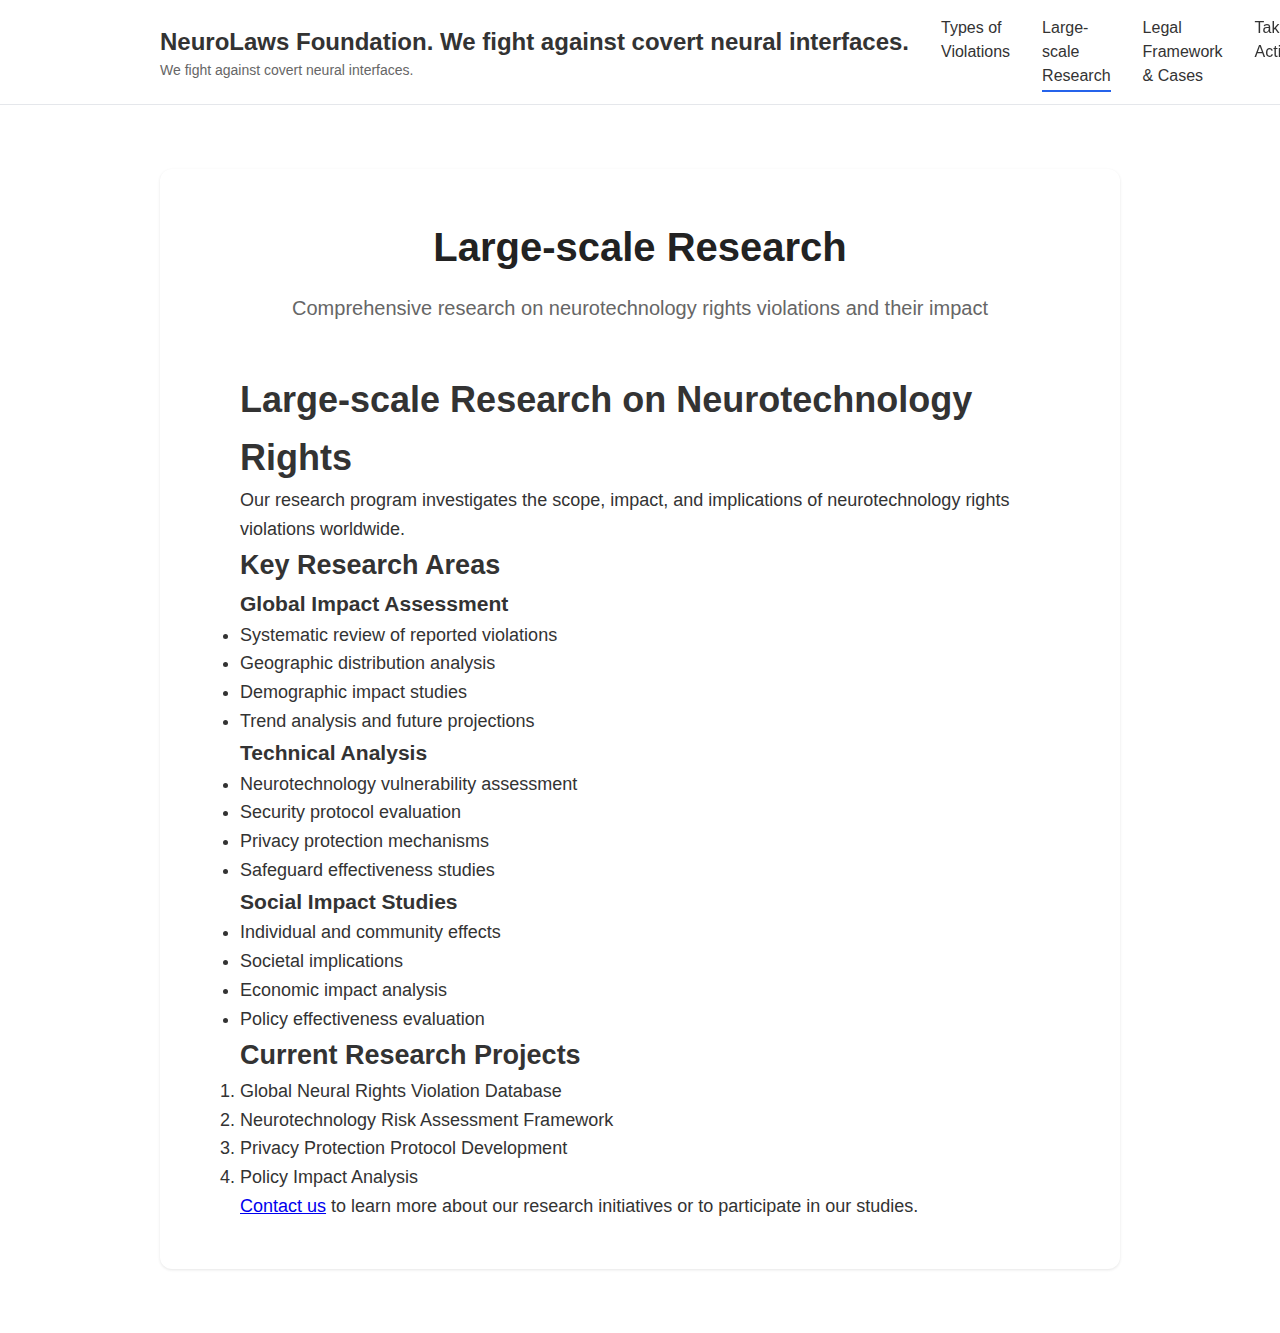
<file: research/index.html>
<!doctype html><html lang=en-us><head><meta charset=UTF-8><meta name=viewport content="width=device-width,initial-scale=1"><title>Large-scale Research | NeuroLaws Foundation. We fight against covert neural interfaces.</title>
<meta name=description content="Comprehensive research on neurotechnology rights violations and their impact"><style>:root{--bg-color:#ffffff;--text-color:#333333;--text-muted:#666666;--heading-color:#222222;--primary-color:#2563eb;--primary-color-dark:#1d4ed8;--border-color:#e5e7eb;--card-bg:#ffffff}html.dark-theme{--bg-color:#1a1a1a;--text-color:#e5e5e5;--text-muted:#a3a3a3;--heading-color:#ffffff;--primary-color:#3b82f6;--primary-color-dark:#2563eb;--border-color:#333333;--card-bg:#262626}*{margin:0;padding:0;box-sizing:border-box}body{margin:0;padding:0;font-family:-apple-system,BlinkMacSystemFont,segoe ui,Roboto,helvetica neue,Arial,sans-serif;background:var(--bg-color);color:var(--text-color);line-height:1.5;min-height:100vh;display:flex;flex-direction:column}main{flex:1;width:100%;background:var(--bg-color)}</style><link rel=stylesheet href=/css/custom.min.css><style>.site-header{background:var(--bg-color);border-bottom:1px solid var(--border-color);padding:1rem 0;position:sticky;top:0;z-index:100}.site-header-wrapper{display:flex;justify-content:space-between;align-items:center}.site-branding{flex:none}.site-title{font-size:1.5rem;font-weight:700;color:var(--text-color);text-decoration:none;display:flex;flex-direction:column}.site-subtitle{font-size:.875rem;font-weight:400;color:var(--text-muted)}.site-nav{flex:auto;margin:0 2rem}.nav-trigger{display:none}.nav-trigger-label{display:none}.nav-menu{display:flex;justify-content:center;list-style:none;margin:0;padding:0;gap:2rem}.nav-item a{color:var(--text-color);text-decoration:none;font-weight:500;padding:.5rem 0;position:relative}.nav-item a::after{content:'';position:absolute;bottom:0;left:0;width:100%;height:2px;background:var(--primary-color);transform:scaleX(0);transition:transform .3s ease}.nav-item a:hover::after,.nav-item a.active::after{transform:scaleX(1)}.site-tools{display:flex;gap:1rem;align-items:center}.theme-switcher,.rss-link{background:0 0;border:none;padding:.5rem;cursor:pointer;color:var(--text-color);opacity:.7;transition:opacity .3s ease}.theme-switcher:hover,.rss-link:hover{opacity:1}@media(max-width:768px){.nav-trigger-label{display:block;cursor:pointer;padding:1rem}.nav-trigger-label span,.nav-trigger-label span::before,.nav-trigger-label span::after{display:block;background:var(--text-color);height:2px;width:24px;position:relative;transition:all .3s ease}.nav-trigger-label span::before,.nav-trigger-label span::after{content:'';position:absolute}.nav-trigger-label span::before{top:-8px}.nav-trigger-label span::after{bottom:-8px}.nav-menu{display:none;position:absolute;top:100%;left:0;right:0;background:var(--bg-color);flex-direction:column;padding:1rem;border-bottom:1px solid var(--border-color)}.nav-trigger:checked~.nav-menu{display:flex}.nav-trigger:checked~.nav-trigger-label span{background:0 0}.nav-trigger:checked~.nav-trigger-label span::before{transform:rotate(45deg);top:0}.nav-trigger:checked~.nav-trigger-label span::after{transform:rotate(-45deg);bottom:0}}</style></head><body><header class=site-header><div class=container><div class=site-header-wrapper><div class=site-branding><a href=https://neurolaws.org/ class=site-title>NeuroLaws Foundation. We fight against covert neural interfaces.
<span class=site-subtitle>We fight against covert neural interfaces.</span></a></div><nav class=site-nav><input type=checkbox id=nav-trigger class=nav-trigger>
<label for=nav-trigger class=nav-trigger-label><span></span></label><ul class=nav-menu><li class=nav-item><a href=/violations/>Types of Violations</a></li><li class=nav-item><a href=/research/ class=active>Large-scale Research</a></li><li class=nav-item><a href=/legal/>Legal Framework & Cases
                       </a></li><li class=nav-item><a href=/take-action/>Take Action</a></li><li class=nav-item><a href=/support/>Support Us</a></li></ul></nav><div class=site-tools><button class=theme-switcher aria-label="Switch theme">
<svg class="sun-icon" width="24" height="24" viewBox="0 0 24 24" fill="none" stroke="currentcolor" stroke-width="2"><circle cx="12" cy="12" r="5"/><line x1="12" y1="1" x2="12" y2="3"/><line x1="12" y1="21" x2="12" y2="23"/><line x1="4.22" y1="4.22" x2="5.64" y2="5.64"/><line x1="18.36" y1="18.36" x2="19.78" y2="19.78"/><line x1="1" y1="12" x2="3" y2="12"/><line x1="21" y1="12" x2="23" y2="12"/><line x1="4.22" y1="19.78" x2="5.64" y2="18.36"/><line x1="18.36" y1="5.64" x2="19.78" y2="4.22"/></svg>
</button>
<a href=/index.xml class=rss-link aria-label="RSS Feed"><svg width="24" height="24" viewBox="0 0 24 24" fill="none" stroke="currentcolor" stroke-width="2"><path d="M4 11a9 9 0 019 9"/><path d="M4 4a16 16 0 0116 16"/><circle cx="5" cy="19" r="1"/></svg></a></div></div></div></header><main><div class=page-content><div class=container><article class=post><header class=post-header><h1 class=post-title>Large-scale Research</h1><p class=post-description>Comprehensive research on neurotechnology rights violations and their impact</p></header><div class=post-content><h1 id=large-scale-research-on-neurotechnology-rights>Large-scale Research on Neurotechnology Rights</h1><p>Our research program investigates the scope, impact, and implications of neurotechnology rights violations worldwide.</p><h2 id=key-research-areas>Key Research Areas</h2><h3 id=global-impact-assessment>Global Impact Assessment</h3><ul><li>Systematic review of reported violations</li><li>Geographic distribution analysis</li><li>Demographic impact studies</li><li>Trend analysis and future projections</li></ul><h3 id=technical-analysis>Technical Analysis</h3><ul><li>Neurotechnology vulnerability assessment</li><li>Security protocol evaluation</li><li>Privacy protection mechanisms</li><li>Safeguard effectiveness studies</li></ul><h3 id=social-impact-studies>Social Impact Studies</h3><ul><li>Individual and community effects</li><li>Societal implications</li><li>Economic impact analysis</li><li>Policy effectiveness evaluation</li></ul><h2 id=current-research-projects>Current Research Projects</h2><ol><li>Global Neural Rights Violation Database</li><li>Neurotechnology Risk Assessment Framework</li><li>Privacy Protection Protocol Development</li><li>Policy Impact Analysis</li></ol><p><a href=/contact>Contact us</a> to learn more about our research initiatives or to participate in our studies.</p></div></article></div></div><style>.page-content{padding:4rem 2rem;min-height:calc(100vh - 200px);background:var(--bg-color)}.container{max-width:1000px;margin:0 auto}.post{background:var(--card-bg);border-radius:12px;padding:3rem 4rem;box-shadow:0 1px 3px rgba(0,0,0,.1)}.post-header{margin-bottom:3rem;text-align:center}.post-title{font-size:2.5rem;margin-bottom:1rem;color:var(--heading-color)}.post-description{font-size:1.25rem;color:var(--text-muted);max-width:800px;margin:0 auto}.post-content{max-width:800px;margin:0 auto;font-size:1.125rem;line-height:1.6}.section-list{margin-top:3rem}.section-item{margin-bottom:2.5rem;padding-bottom:2.5rem;border-bottom:1px solid var(--border-color)}.section-item:last-child{border-bottom:none;padding-bottom:0}.section-item h2{margin:0 0 1rem;font-size:1.75rem}.section-item h2 a{color:var(--heading-color);text-decoration:none;transition:color .3s ease}.section-item h2 a:hover{color:var(--primary-color)}.section-item p{color:var(--text-muted);margin:0}@media(max-width:1024px){.post{padding:3rem}}@media(max-width:768px){.page-content{padding:2rem 1.5rem}.post{padding:2rem;border-radius:8px}.post-title{font-size:2rem}.post-description{font-size:1.125rem}.section-item h2{font-size:1.5rem}}@media(max-width:480px){.page-content{padding:1.5rem 1rem}.post{padding:1.5rem;border-radius:6px}}</style></main><script>const themeToggle=document.querySelector(".theme-switcher"),htmlElement=document.documentElement,savedTheme=localStorage.getItem("theme");savedTheme==="dark"&&htmlElement.classList.add("dark-theme"),themeToggle.addEventListener("click",function(){htmlElement.classList.toggle("dark-theme");const e=htmlElement.classList.contains("dark-theme");localStorage.setItem("theme",e?"dark":"light")})</script></body></html>
</file>
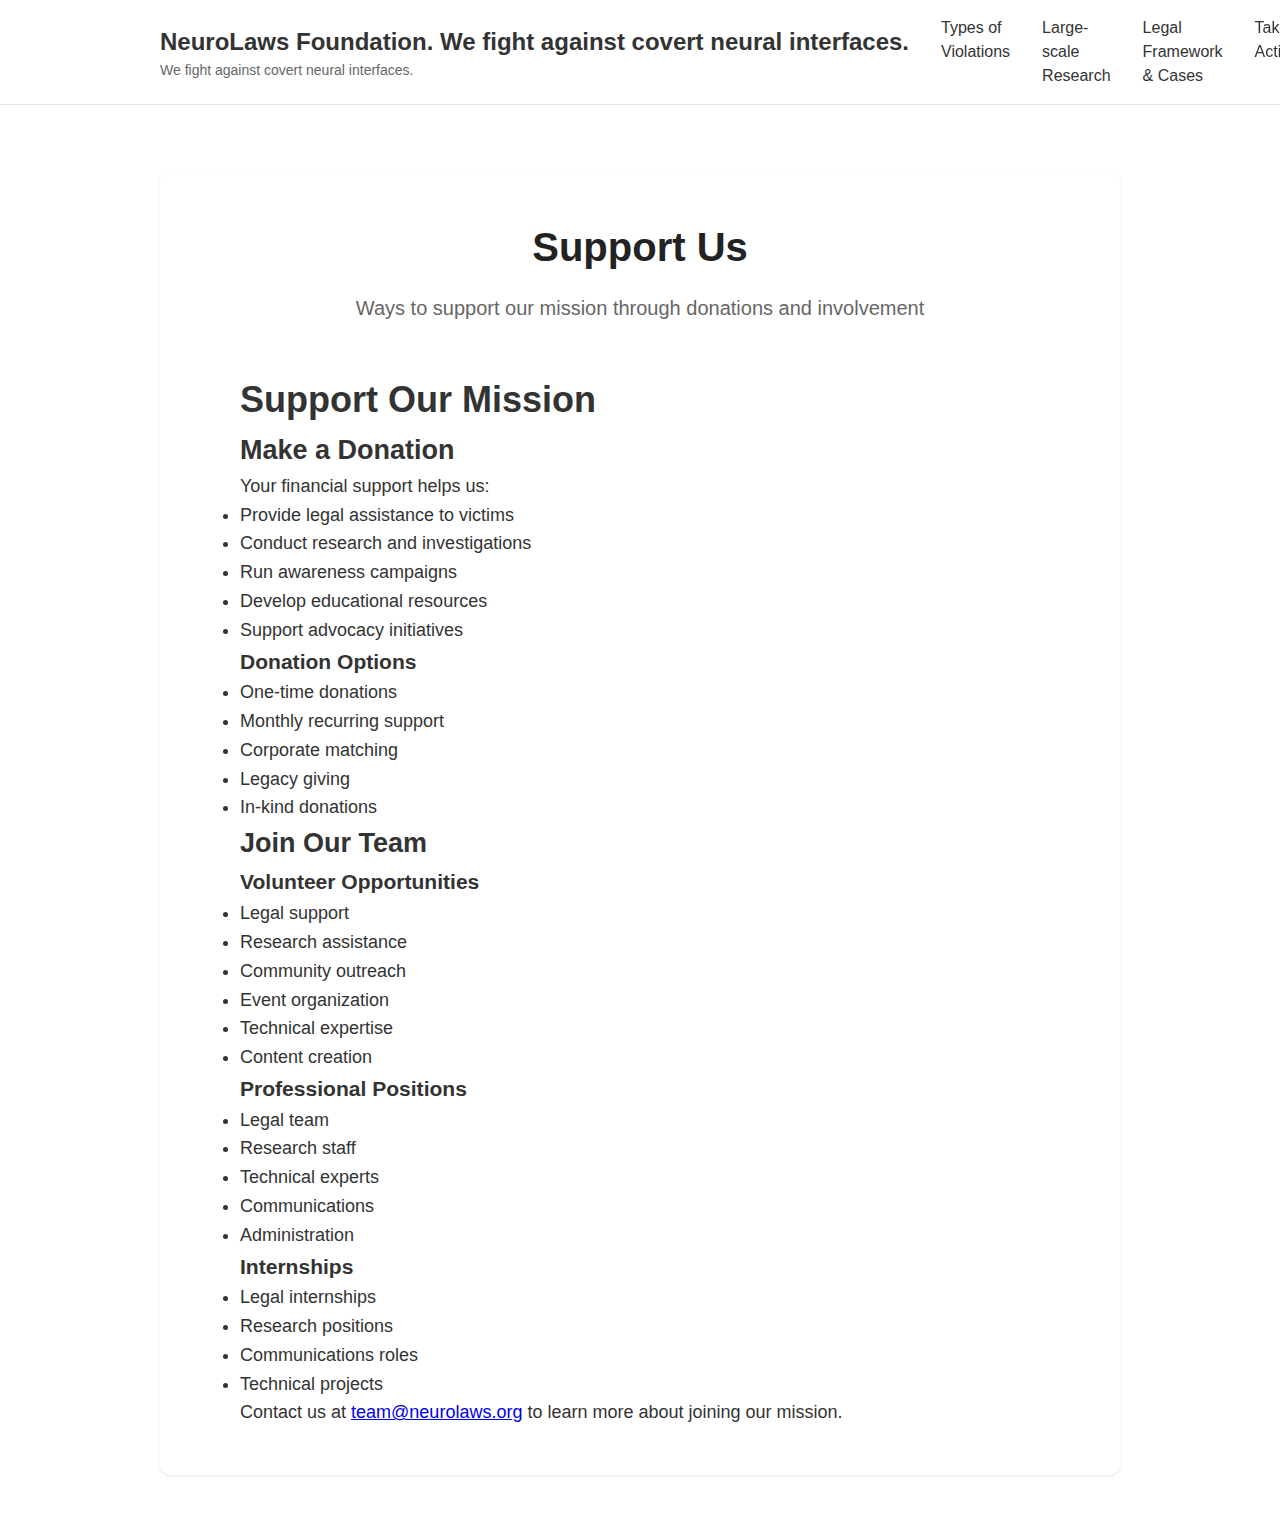
<file: support-us/index.html>
<!doctype html><html lang=en-us><head><meta charset=UTF-8><meta name=viewport content="width=device-width,initial-scale=1"><title>Support Us | NeuroLaws Foundation. We fight against covert neural interfaces.</title>
<meta name=description content="Ways to support our mission through donations and involvement"><style>:root{--bg-color:#ffffff;--text-color:#333333;--text-muted:#666666;--heading-color:#222222;--primary-color:#2563eb;--primary-color-dark:#1d4ed8;--border-color:#e5e7eb;--card-bg:#ffffff}html.dark-theme{--bg-color:#1a1a1a;--text-color:#e5e5e5;--text-muted:#a3a3a3;--heading-color:#ffffff;--primary-color:#3b82f6;--primary-color-dark:#2563eb;--border-color:#333333;--card-bg:#262626}*{margin:0;padding:0;box-sizing:border-box}body{margin:0;padding:0;font-family:-apple-system,BlinkMacSystemFont,segoe ui,Roboto,helvetica neue,Arial,sans-serif;background:var(--bg-color);color:var(--text-color);line-height:1.5;min-height:100vh;display:flex;flex-direction:column}main{flex:1;width:100%;background:var(--bg-color)}</style><link rel=stylesheet href=/css/custom.min.css><style>.site-header{background:var(--bg-color);border-bottom:1px solid var(--border-color);padding:1rem 0;position:sticky;top:0;z-index:100}.site-header-wrapper{display:flex;justify-content:space-between;align-items:center}.site-branding{flex:none}.site-title{font-size:1.5rem;font-weight:700;color:var(--text-color);text-decoration:none;display:flex;flex-direction:column}.site-subtitle{font-size:.875rem;font-weight:400;color:var(--text-muted)}.site-nav{flex:auto;margin:0 2rem}.nav-trigger{display:none}.nav-trigger-label{display:none}.nav-menu{display:flex;justify-content:center;list-style:none;margin:0;padding:0;gap:2rem}.nav-item a{color:var(--text-color);text-decoration:none;font-weight:500;padding:.5rem 0;position:relative}.nav-item a::after{content:'';position:absolute;bottom:0;left:0;width:100%;height:2px;background:var(--primary-color);transform:scaleX(0);transition:transform .3s ease}.nav-item a:hover::after,.nav-item a.active::after{transform:scaleX(1)}.site-tools{display:flex;gap:1rem;align-items:center}.theme-switcher,.rss-link{background:0 0;border:none;padding:.5rem;cursor:pointer;color:var(--text-color);opacity:.7;transition:opacity .3s ease}.theme-switcher:hover,.rss-link:hover{opacity:1}@media(max-width:768px){.nav-trigger-label{display:block;cursor:pointer;padding:1rem}.nav-trigger-label span,.nav-trigger-label span::before,.nav-trigger-label span::after{display:block;background:var(--text-color);height:2px;width:24px;position:relative;transition:all .3s ease}.nav-trigger-label span::before,.nav-trigger-label span::after{content:'';position:absolute}.nav-trigger-label span::before{top:-8px}.nav-trigger-label span::after{bottom:-8px}.nav-menu{display:none;position:absolute;top:100%;left:0;right:0;background:var(--bg-color);flex-direction:column;padding:1rem;border-bottom:1px solid var(--border-color)}.nav-trigger:checked~.nav-menu{display:flex}.nav-trigger:checked~.nav-trigger-label span{background:0 0}.nav-trigger:checked~.nav-trigger-label span::before{transform:rotate(45deg);top:0}.nav-trigger:checked~.nav-trigger-label span::after{transform:rotate(-45deg);bottom:0}}</style></head><body><header class=site-header><div class=container><div class=site-header-wrapper><div class=site-branding><a href=https://neurolaws.org/ class=site-title>NeuroLaws Foundation. We fight against covert neural interfaces.
<span class=site-subtitle>We fight against covert neural interfaces.</span></a></div><nav class=site-nav><input type=checkbox id=nav-trigger class=nav-trigger>
<label for=nav-trigger class=nav-trigger-label><span></span></label><ul class=nav-menu><li class=nav-item><a href=/violations/>Types of Violations</a></li><li class=nav-item><a href=/research/>Large-scale Research</a></li><li class=nav-item><a href=/legal/>Legal Framework & Cases
                       </a></li><li class=nav-item><a href=/take-action/>Take Action</a></li><li class=nav-item><a href=/support/>Support Us</a></li></ul></nav><div class=site-tools><button class=theme-switcher aria-label="Switch theme">
<svg class="sun-icon" width="24" height="24" viewBox="0 0 24 24" fill="none" stroke="currentcolor" stroke-width="2"><circle cx="12" cy="12" r="5"/><line x1="12" y1="1" x2="12" y2="3"/><line x1="12" y1="21" x2="12" y2="23"/><line x1="4.22" y1="4.22" x2="5.64" y2="5.64"/><line x1="18.36" y1="18.36" x2="19.78" y2="19.78"/><line x1="1" y1="12" x2="3" y2="12"/><line x1="21" y1="12" x2="23" y2="12"/><line x1="4.22" y1="19.78" x2="5.64" y2="18.36"/><line x1="18.36" y1="5.64" x2="19.78" y2="4.22"/></svg>
</button>
<a href=/index.xml class=rss-link aria-label="RSS Feed"><svg width="24" height="24" viewBox="0 0 24 24" fill="none" stroke="currentcolor" stroke-width="2"><path d="M4 11a9 9 0 019 9"/><path d="M4 4a16 16 0 0116 16"/><circle cx="5" cy="19" r="1"/></svg></a></div></div></div></header><main><div class=page-content><div class=container><article class=post><header class=post-header><h1 class=post-title>Support Us</h1><p class=post-description>Ways to support our mission through donations and involvement</p></header><div class=post-content><h1 id=support-our-mission>Support Our Mission</h1><h2 id=make-a-donation>Make a Donation</h2><p>Your financial support helps us:</p><ul><li>Provide legal assistance to victims</li><li>Conduct research and investigations</li><li>Run awareness campaigns</li><li>Develop educational resources</li><li>Support advocacy initiatives</li></ul><h3 id=donation-options>Donation Options</h3><ul><li>One-time donations</li><li>Monthly recurring support</li><li>Corporate matching</li><li>Legacy giving</li><li>In-kind donations</li></ul><h2 id=join-our-team>Join Our Team</h2><h3 id=volunteer-opportunities>Volunteer Opportunities</h3><ul><li>Legal support</li><li>Research assistance</li><li>Community outreach</li><li>Event organization</li><li>Technical expertise</li><li>Content creation</li></ul><h3 id=professional-positions>Professional Positions</h3><ul><li>Legal team</li><li>Research staff</li><li>Technical experts</li><li>Communications</li><li>Administration</li></ul><h3 id=internships>Internships</h3><ul><li>Legal internships</li><li>Research positions</li><li>Communications roles</li><li>Technical projects</li></ul><p>Contact us at <a href=mailto:team@neurolaws.org>team@neurolaws.org</a> to learn more about joining our mission.</p></div></article></div></div><style>.page-content{padding:4rem 2rem;min-height:calc(100vh - 200px);background:var(--bg-color)}.container{max-width:1000px;margin:0 auto}.post{background:var(--card-bg);border-radius:12px;padding:3rem 4rem;box-shadow:0 1px 3px rgba(0,0,0,.1)}.post-header{margin-bottom:3rem;text-align:center}.post-title{font-size:2.5rem;margin-bottom:1rem;color:var(--heading-color)}.post-description{font-size:1.25rem;color:var(--text-muted);max-width:800px;margin:0 auto}.post-content{max-width:800px;margin:0 auto;font-size:1.125rem;line-height:1.6}.section-list{margin-top:3rem}.section-item{margin-bottom:2.5rem;padding-bottom:2.5rem;border-bottom:1px solid var(--border-color)}.section-item:last-child{border-bottom:none;padding-bottom:0}.section-item h2{margin:0 0 1rem;font-size:1.75rem}.section-item h2 a{color:var(--heading-color);text-decoration:none;transition:color .3s ease}.section-item h2 a:hover{color:var(--primary-color)}.section-item p{color:var(--text-muted);margin:0}@media(max-width:1024px){.post{padding:3rem}}@media(max-width:768px){.page-content{padding:2rem 1.5rem}.post{padding:2rem;border-radius:8px}.post-title{font-size:2rem}.post-description{font-size:1.125rem}.section-item h2{font-size:1.5rem}}@media(max-width:480px){.page-content{padding:1.5rem 1rem}.post{padding:1.5rem;border-radius:6px}}</style></main><script>const themeToggle=document.querySelector(".theme-switcher"),htmlElement=document.documentElement,savedTheme=localStorage.getItem("theme");savedTheme==="dark"&&htmlElement.classList.add("dark-theme"),themeToggle.addEventListener("click",function(){htmlElement.classList.toggle("dark-theme");const e=htmlElement.classList.contains("dark-theme");localStorage.setItem("theme",e?"dark":"light")})</script></body></html>
</file>
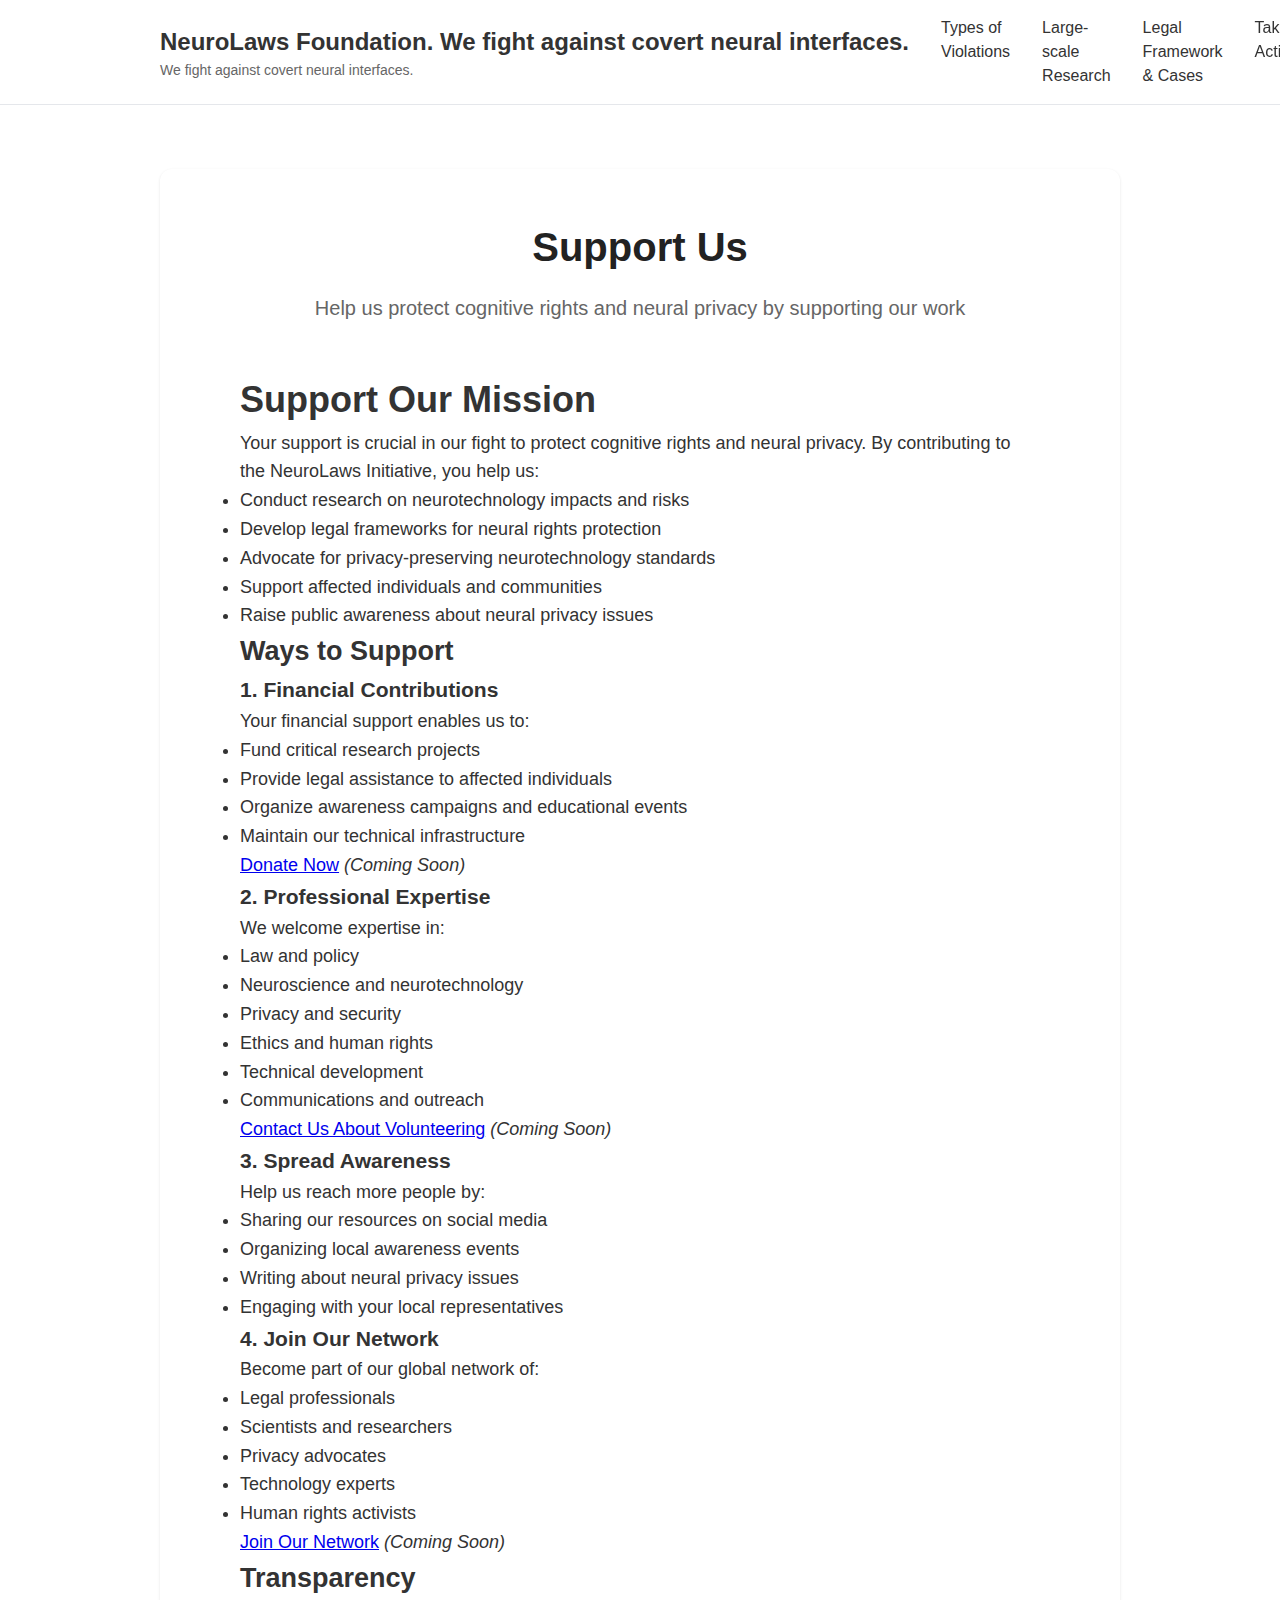
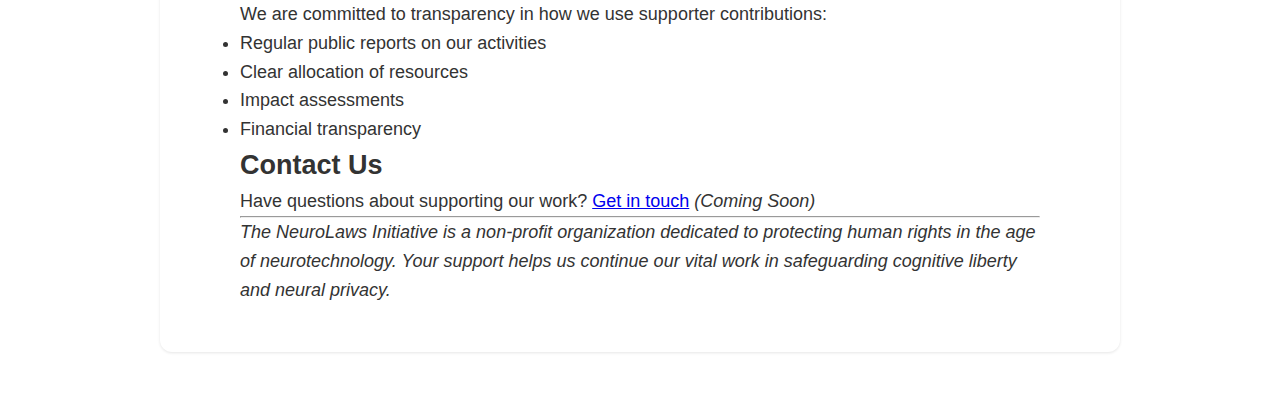
<file: support/index.html>
<!doctype html><html lang=en-us><head><meta charset=UTF-8><meta name=viewport content="width=device-width,initial-scale=1"><title>Support Us | NeuroLaws Foundation. We fight against covert neural interfaces.</title>
<meta name=description content="Help us protect cognitive rights and neural privacy by supporting our work"><style>:root{--bg-color:#ffffff;--text-color:#333333;--text-muted:#666666;--heading-color:#222222;--primary-color:#2563eb;--primary-color-dark:#1d4ed8;--border-color:#e5e7eb;--card-bg:#ffffff}html.dark-theme{--bg-color:#1a1a1a;--text-color:#e5e5e5;--text-muted:#a3a3a3;--heading-color:#ffffff;--primary-color:#3b82f6;--primary-color-dark:#2563eb;--border-color:#333333;--card-bg:#262626}*{margin:0;padding:0;box-sizing:border-box}body{margin:0;padding:0;font-family:-apple-system,BlinkMacSystemFont,segoe ui,Roboto,helvetica neue,Arial,sans-serif;background:var(--bg-color);color:var(--text-color);line-height:1.5;min-height:100vh;display:flex;flex-direction:column}main{flex:1;width:100%;background:var(--bg-color)}</style><link rel=stylesheet href=/css/custom.min.css><style>.site-header{background:var(--bg-color);border-bottom:1px solid var(--border-color);padding:1rem 0;position:sticky;top:0;z-index:100}.site-header-wrapper{display:flex;justify-content:space-between;align-items:center}.site-branding{flex:none}.site-title{font-size:1.5rem;font-weight:700;color:var(--text-color);text-decoration:none;display:flex;flex-direction:column}.site-subtitle{font-size:.875rem;font-weight:400;color:var(--text-muted)}.site-nav{flex:auto;margin:0 2rem}.nav-trigger{display:none}.nav-trigger-label{display:none}.nav-menu{display:flex;justify-content:center;list-style:none;margin:0;padding:0;gap:2rem}.nav-item a{color:var(--text-color);text-decoration:none;font-weight:500;padding:.5rem 0;position:relative}.nav-item a::after{content:'';position:absolute;bottom:0;left:0;width:100%;height:2px;background:var(--primary-color);transform:scaleX(0);transition:transform .3s ease}.nav-item a:hover::after,.nav-item a.active::after{transform:scaleX(1)}.site-tools{display:flex;gap:1rem;align-items:center}.theme-switcher,.rss-link{background:0 0;border:none;padding:.5rem;cursor:pointer;color:var(--text-color);opacity:.7;transition:opacity .3s ease}.theme-switcher:hover,.rss-link:hover{opacity:1}@media(max-width:768px){.nav-trigger-label{display:block;cursor:pointer;padding:1rem}.nav-trigger-label span,.nav-trigger-label span::before,.nav-trigger-label span::after{display:block;background:var(--text-color);height:2px;width:24px;position:relative;transition:all .3s ease}.nav-trigger-label span::before,.nav-trigger-label span::after{content:'';position:absolute}.nav-trigger-label span::before{top:-8px}.nav-trigger-label span::after{bottom:-8px}.nav-menu{display:none;position:absolute;top:100%;left:0;right:0;background:var(--bg-color);flex-direction:column;padding:1rem;border-bottom:1px solid var(--border-color)}.nav-trigger:checked~.nav-menu{display:flex}.nav-trigger:checked~.nav-trigger-label span{background:0 0}.nav-trigger:checked~.nav-trigger-label span::before{transform:rotate(45deg);top:0}.nav-trigger:checked~.nav-trigger-label span::after{transform:rotate(-45deg);bottom:0}}</style></head><body><header class=site-header><div class=container><div class=site-header-wrapper><div class=site-branding><a href=https://neurolaws.org/ class=site-title>NeuroLaws Foundation. We fight against covert neural interfaces.
<span class=site-subtitle>We fight against covert neural interfaces.</span></a></div><nav class=site-nav><input type=checkbox id=nav-trigger class=nav-trigger>
<label for=nav-trigger class=nav-trigger-label><span></span></label><ul class=nav-menu><li class=nav-item><a href=/violations/>Types of Violations</a></li><li class=nav-item><a href=/research/>Large-scale Research</a></li><li class=nav-item><a href=/legal/>Legal Framework & Cases
                       </a></li><li class=nav-item><a href=/take-action/>Take Action</a></li><li class=nav-item><a href=/support/ class=active>Support Us</a></li></ul></nav><div class=site-tools><button class=theme-switcher aria-label="Switch theme">
<svg class="sun-icon" width="24" height="24" viewBox="0 0 24 24" fill="none" stroke="currentcolor" stroke-width="2"><circle cx="12" cy="12" r="5"/><line x1="12" y1="1" x2="12" y2="3"/><line x1="12" y1="21" x2="12" y2="23"/><line x1="4.22" y1="4.22" x2="5.64" y2="5.64"/><line x1="18.36" y1="18.36" x2="19.78" y2="19.78"/><line x1="1" y1="12" x2="3" y2="12"/><line x1="21" y1="12" x2="23" y2="12"/><line x1="4.22" y1="19.78" x2="5.64" y2="18.36"/><line x1="18.36" y1="5.64" x2="19.78" y2="4.22"/></svg>
</button>
<a href=/index.xml class=rss-link aria-label="RSS Feed"><svg width="24" height="24" viewBox="0 0 24 24" fill="none" stroke="currentcolor" stroke-width="2"><path d="M4 11a9 9 0 019 9"/><path d="M4 4a16 16 0 0116 16"/><circle cx="5" cy="19" r="1"/></svg></a></div></div></div></header><main><div class=page-content><div class=container><article class=post><header class=post-header><h1 class=post-title>Support Us</h1><p class=post-description>Help us protect cognitive rights and neural privacy by supporting our work</p></header><div class=post-content><h1 id=support-our-mission>Support Our Mission</h1><p>Your support is crucial in our fight to protect cognitive rights and neural privacy. By contributing to the NeuroLaws Initiative, you help us:</p><ul><li>Conduct research on neurotechnology impacts and risks</li><li>Develop legal frameworks for neural rights protection</li><li>Advocate for privacy-preserving neurotechnology standards</li><li>Support affected individuals and communities</li><li>Raise public awareness about neural privacy issues</li></ul><h2 id=ways-to-support>Ways to Support</h2><h3 id=1-financial-contributions>1. Financial Contributions</h3><p>Your financial support enables us to:</p><ul><li>Fund critical research projects</li><li>Provide legal assistance to affected individuals</li><li>Organize awareness campaigns and educational events</li><li>Maintain our technical infrastructure</li></ul><p><a href=#>Donate Now</a> <em>(Coming Soon)</em></p><h3 id=2-professional-expertise>2. Professional Expertise</h3><p>We welcome expertise in:</p><ul><li>Law and policy</li><li>Neuroscience and neurotechnology</li><li>Privacy and security</li><li>Ethics and human rights</li><li>Technical development</li><li>Communications and outreach</li></ul><p><a href=#>Contact Us About Volunteering</a> <em>(Coming Soon)</em></p><h3 id=3-spread-awareness>3. Spread Awareness</h3><p>Help us reach more people by:</p><ul><li>Sharing our resources on social media</li><li>Organizing local awareness events</li><li>Writing about neural privacy issues</li><li>Engaging with your local representatives</li></ul><h3 id=4-join-our-network>4. Join Our Network</h3><p>Become part of our global network of:</p><ul><li>Legal professionals</li><li>Scientists and researchers</li><li>Privacy advocates</li><li>Technology experts</li><li>Human rights activists</li></ul><p><a href=#>Join Our Network</a> <em>(Coming Soon)</em></p><h2 id=transparency>Transparency</h2><p>We are committed to transparency in how we use supporter contributions:</p><ul><li>Regular public reports on our activities</li><li>Clear allocation of resources</li><li>Impact assessments</li><li>Financial transparency</li></ul><h2 id=contact-us>Contact Us</h2><p>Have questions about supporting our work?
<a href=#>Get in touch</a> <em>(Coming Soon)</em></p><hr><p><em>The NeuroLaws Initiative is a non-profit organization dedicated to protecting human rights in the age of neurotechnology. Your support helps us continue our vital work in safeguarding cognitive liberty and neural privacy.</em></p></div></article></div></div><style>.page-content{padding:4rem 2rem;min-height:calc(100vh - 200px);background:var(--bg-color)}.container{max-width:1000px;margin:0 auto}.post{background:var(--card-bg);border-radius:12px;padding:3rem 4rem;box-shadow:0 1px 3px rgba(0,0,0,.1)}.post-header{margin-bottom:3rem;text-align:center}.post-title{font-size:2.5rem;margin-bottom:1rem;color:var(--heading-color)}.post-description{font-size:1.25rem;color:var(--text-muted);max-width:800px;margin:0 auto}.post-content{max-width:800px;margin:0 auto;font-size:1.125rem;line-height:1.6}.section-list{margin-top:3rem}.section-item{margin-bottom:2.5rem;padding-bottom:2.5rem;border-bottom:1px solid var(--border-color)}.section-item:last-child{border-bottom:none;padding-bottom:0}.section-item h2{margin:0 0 1rem;font-size:1.75rem}.section-item h2 a{color:var(--heading-color);text-decoration:none;transition:color .3s ease}.section-item h2 a:hover{color:var(--primary-color)}.section-item p{color:var(--text-muted);margin:0}@media(max-width:1024px){.post{padding:3rem}}@media(max-width:768px){.page-content{padding:2rem 1.5rem}.post{padding:2rem;border-radius:8px}.post-title{font-size:2rem}.post-description{font-size:1.125rem}.section-item h2{font-size:1.5rem}}@media(max-width:480px){.page-content{padding:1.5rem 1rem}.post{padding:1.5rem;border-radius:6px}}</style></main><script>const themeToggle=document.querySelector(".theme-switcher"),htmlElement=document.documentElement,savedTheme=localStorage.getItem("theme");savedTheme==="dark"&&htmlElement.classList.add("dark-theme"),themeToggle.addEventListener("click",function(){htmlElement.classList.toggle("dark-theme");const e=htmlElement.classList.contains("dark-theme");localStorage.setItem("theme",e?"dark":"light")})</script></body></html>
</file>
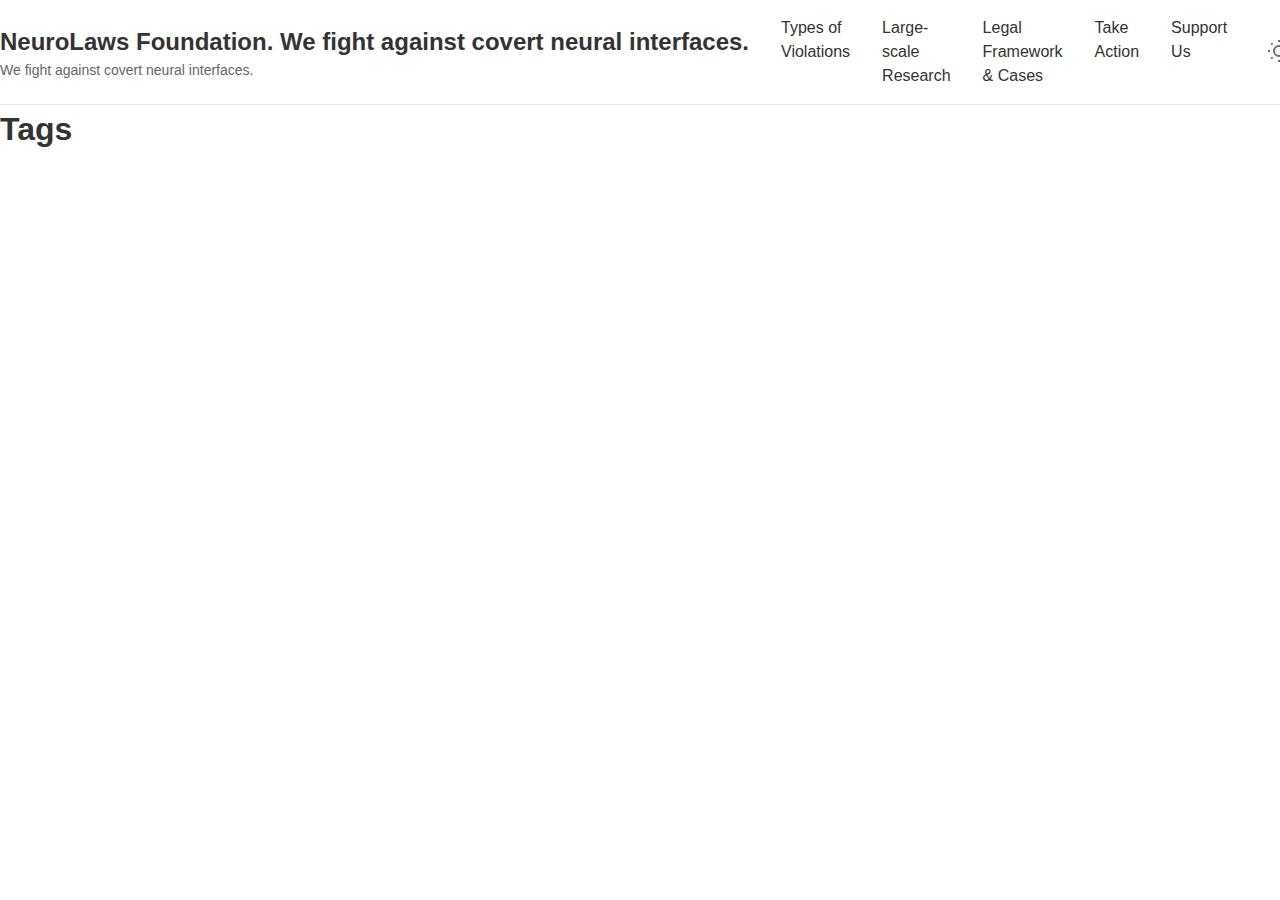
<file: tags/index.html>
<!doctype html><html lang=en-us><head><meta charset=UTF-8><meta name=viewport content="width=device-width,initial-scale=1"><title>Tags | NeuroLaws Foundation. We fight against covert neural interfaces.</title>
<meta name=description content><style>:root{--bg-color:#ffffff;--text-color:#333333;--text-muted:#666666;--heading-color:#222222;--primary-color:#2563eb;--primary-color-dark:#1d4ed8;--border-color:#e5e7eb;--card-bg:#ffffff}html.dark-theme{--bg-color:#1a1a1a;--text-color:#e5e5e5;--text-muted:#a3a3a3;--heading-color:#ffffff;--primary-color:#3b82f6;--primary-color-dark:#2563eb;--border-color:#333333;--card-bg:#262626}*{margin:0;padding:0;box-sizing:border-box}body{margin:0;padding:0;font-family:-apple-system,BlinkMacSystemFont,segoe ui,Roboto,helvetica neue,Arial,sans-serif;background:var(--bg-color);color:var(--text-color);line-height:1.5;min-height:100vh;display:flex;flex-direction:column}main{flex:1;width:100%;background:var(--bg-color)}</style><link rel=stylesheet href=/css/custom.min.css><style>.site-header{background:var(--bg-color);border-bottom:1px solid var(--border-color);padding:1rem 0;position:sticky;top:0;z-index:100}.site-header-wrapper{display:flex;justify-content:space-between;align-items:center}.site-branding{flex:none}.site-title{font-size:1.5rem;font-weight:700;color:var(--text-color);text-decoration:none;display:flex;flex-direction:column}.site-subtitle{font-size:.875rem;font-weight:400;color:var(--text-muted)}.site-nav{flex:auto;margin:0 2rem}.nav-trigger{display:none}.nav-trigger-label{display:none}.nav-menu{display:flex;justify-content:center;list-style:none;margin:0;padding:0;gap:2rem}.nav-item a{color:var(--text-color);text-decoration:none;font-weight:500;padding:.5rem 0;position:relative}.nav-item a::after{content:'';position:absolute;bottom:0;left:0;width:100%;height:2px;background:var(--primary-color);transform:scaleX(0);transition:transform .3s ease}.nav-item a:hover::after,.nav-item a.active::after{transform:scaleX(1)}.site-tools{display:flex;gap:1rem;align-items:center}.theme-switcher,.rss-link{background:0 0;border:none;padding:.5rem;cursor:pointer;color:var(--text-color);opacity:.7;transition:opacity .3s ease}.theme-switcher:hover,.rss-link:hover{opacity:1}@media(max-width:768px){.nav-trigger-label{display:block;cursor:pointer;padding:1rem}.nav-trigger-label span,.nav-trigger-label span::before,.nav-trigger-label span::after{display:block;background:var(--text-color);height:2px;width:24px;position:relative;transition:all .3s ease}.nav-trigger-label span::before,.nav-trigger-label span::after{content:'';position:absolute}.nav-trigger-label span::before{top:-8px}.nav-trigger-label span::after{bottom:-8px}.nav-menu{display:none;position:absolute;top:100%;left:0;right:0;background:var(--bg-color);flex-direction:column;padding:1rem;border-bottom:1px solid var(--border-color)}.nav-trigger:checked~.nav-menu{display:flex}.nav-trigger:checked~.nav-trigger-label span{background:0 0}.nav-trigger:checked~.nav-trigger-label span::before{transform:rotate(45deg);top:0}.nav-trigger:checked~.nav-trigger-label span::after{transform:rotate(-45deg);bottom:0}}</style></head><body><header class=site-header><div class=container><div class=site-header-wrapper><div class=site-branding><a href=https://neurolaws.org/ class=site-title>NeuroLaws Foundation. We fight against covert neural interfaces.
<span class=site-subtitle>We fight against covert neural interfaces.</span></a></div><nav class=site-nav><input type=checkbox id=nav-trigger class=nav-trigger>
<label for=nav-trigger class=nav-trigger-label><span></span></label><ul class=nav-menu><li class=nav-item><a href=/violations/>Types of Violations</a></li><li class=nav-item><a href=/research/>Large-scale Research</a></li><li class=nav-item><a href=/legal/>Legal Framework & Cases
                       </a></li><li class=nav-item><a href=/take-action/>Take Action</a></li><li class=nav-item><a href=/support/>Support Us</a></li></ul></nav><div class=site-tools><button class=theme-switcher aria-label="Switch theme">
<svg class="sun-icon" width="24" height="24" viewBox="0 0 24 24" fill="none" stroke="currentcolor" stroke-width="2"><circle cx="12" cy="12" r="5"/><line x1="12" y1="1" x2="12" y2="3"/><line x1="12" y1="21" x2="12" y2="23"/><line x1="4.22" y1="4.22" x2="5.64" y2="5.64"/><line x1="18.36" y1="18.36" x2="19.78" y2="19.78"/><line x1="1" y1="12" x2="3" y2="12"/><line x1="21" y1="12" x2="23" y2="12"/><line x1="4.22" y1="19.78" x2="5.64" y2="18.36"/><line x1="18.36" y1="5.64" x2="19.78" y2="4.22"/></svg>
</button>
<a href=/index.xml class=rss-link aria-label="RSS Feed"><svg width="24" height="24" viewBox="0 0 24 24" fill="none" stroke="currentcolor" stroke-width="2"><path d="M4 11a9 9 0 019 9"/><path d="M4 4a16 16 0 0116 16"/><circle cx="5" cy="19" r="1"/></svg></a></div></div></div></header><main><div class=index-content></div><h1>Tags</h1><ul class=terms></ul></main><script>const themeToggle=document.querySelector(".theme-switcher"),htmlElement=document.documentElement,savedTheme=localStorage.getItem("theme");savedTheme==="dark"&&htmlElement.classList.add("dark-theme"),themeToggle.addEventListener("click",function(){htmlElement.classList.toggle("dark-theme");const e=htmlElement.classList.contains("dark-theme");localStorage.setItem("theme",e?"dark":"light")})</script></body></html>
</file>
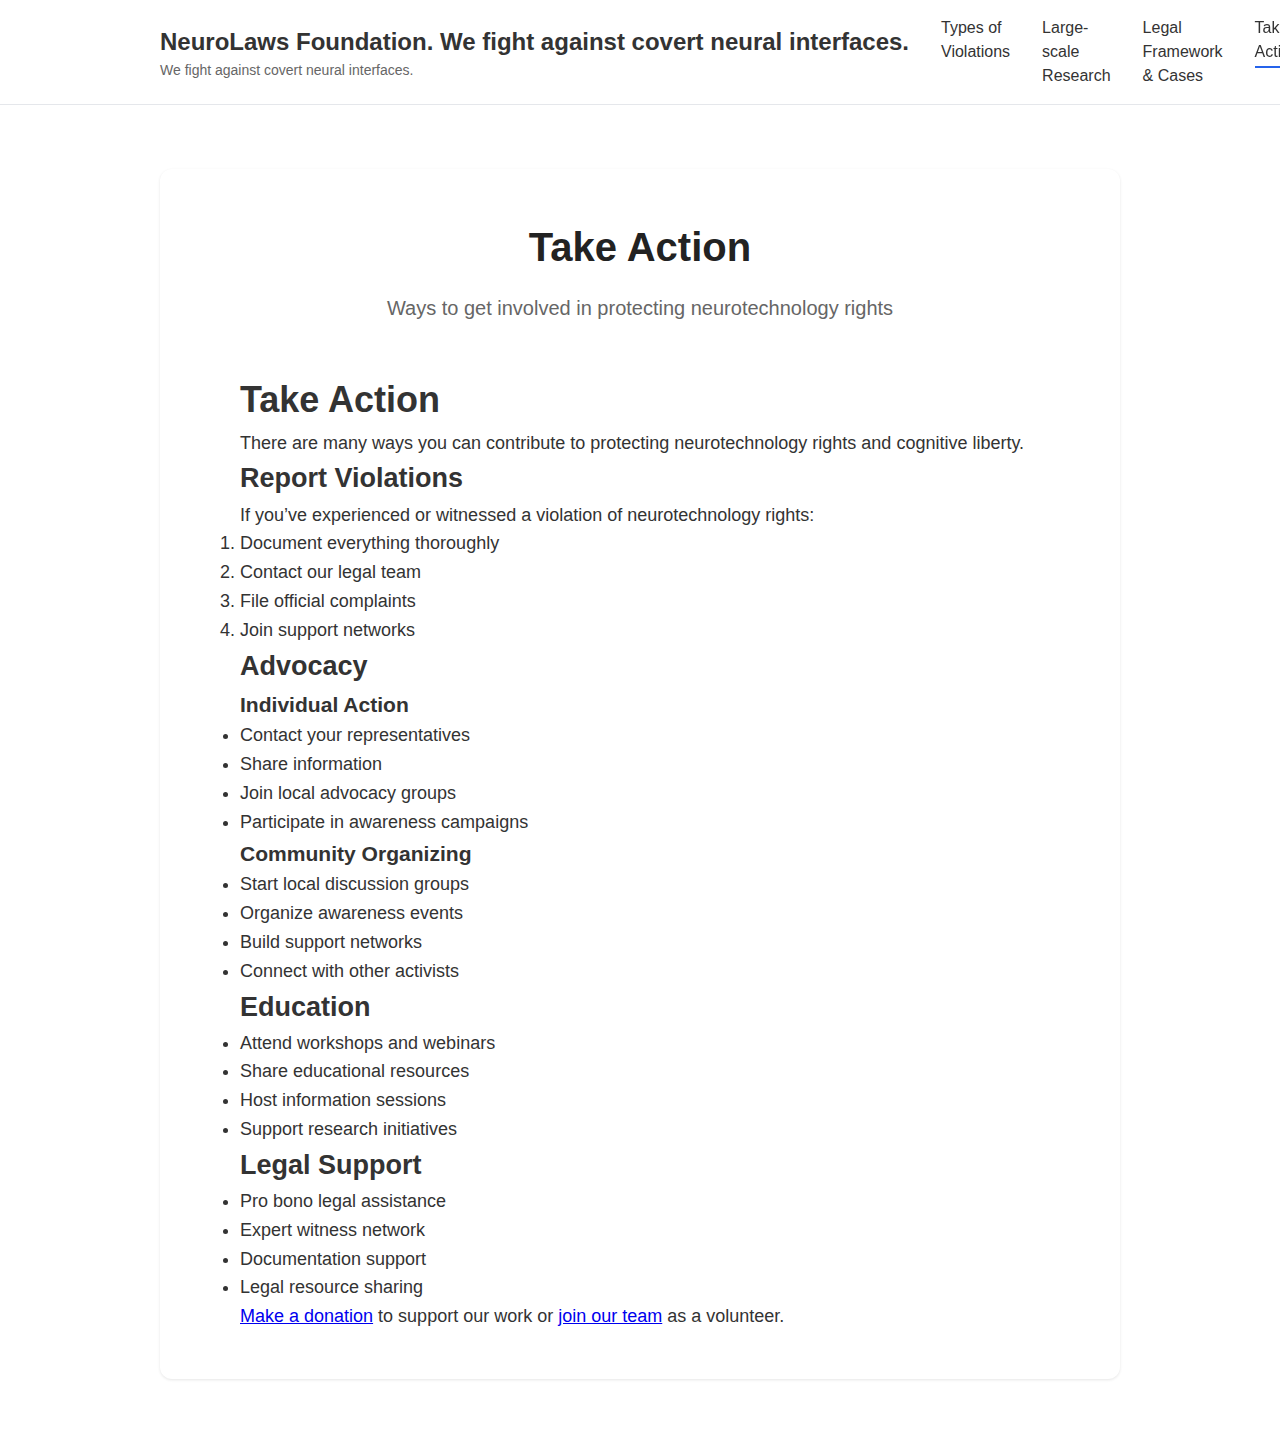
<file: take-action/index.html>
<!doctype html><html lang=en-us><head><meta charset=UTF-8><meta name=viewport content="width=device-width,initial-scale=1"><title>Take Action | NeuroLaws Foundation. We fight against covert neural interfaces.</title>
<meta name=description content="Ways to get involved in protecting neurotechnology rights"><style>:root{--bg-color:#ffffff;--text-color:#333333;--text-muted:#666666;--heading-color:#222222;--primary-color:#2563eb;--primary-color-dark:#1d4ed8;--border-color:#e5e7eb;--card-bg:#ffffff}html.dark-theme{--bg-color:#1a1a1a;--text-color:#e5e5e5;--text-muted:#a3a3a3;--heading-color:#ffffff;--primary-color:#3b82f6;--primary-color-dark:#2563eb;--border-color:#333333;--card-bg:#262626}*{margin:0;padding:0;box-sizing:border-box}body{margin:0;padding:0;font-family:-apple-system,BlinkMacSystemFont,segoe ui,Roboto,helvetica neue,Arial,sans-serif;background:var(--bg-color);color:var(--text-color);line-height:1.5;min-height:100vh;display:flex;flex-direction:column}main{flex:1;width:100%;background:var(--bg-color)}</style><link rel=stylesheet href=/css/custom.min.css><style>.site-header{background:var(--bg-color);border-bottom:1px solid var(--border-color);padding:1rem 0;position:sticky;top:0;z-index:100}.site-header-wrapper{display:flex;justify-content:space-between;align-items:center}.site-branding{flex:none}.site-title{font-size:1.5rem;font-weight:700;color:var(--text-color);text-decoration:none;display:flex;flex-direction:column}.site-subtitle{font-size:.875rem;font-weight:400;color:var(--text-muted)}.site-nav{flex:auto;margin:0 2rem}.nav-trigger{display:none}.nav-trigger-label{display:none}.nav-menu{display:flex;justify-content:center;list-style:none;margin:0;padding:0;gap:2rem}.nav-item a{color:var(--text-color);text-decoration:none;font-weight:500;padding:.5rem 0;position:relative}.nav-item a::after{content:'';position:absolute;bottom:0;left:0;width:100%;height:2px;background:var(--primary-color);transform:scaleX(0);transition:transform .3s ease}.nav-item a:hover::after,.nav-item a.active::after{transform:scaleX(1)}.site-tools{display:flex;gap:1rem;align-items:center}.theme-switcher,.rss-link{background:0 0;border:none;padding:.5rem;cursor:pointer;color:var(--text-color);opacity:.7;transition:opacity .3s ease}.theme-switcher:hover,.rss-link:hover{opacity:1}@media(max-width:768px){.nav-trigger-label{display:block;cursor:pointer;padding:1rem}.nav-trigger-label span,.nav-trigger-label span::before,.nav-trigger-label span::after{display:block;background:var(--text-color);height:2px;width:24px;position:relative;transition:all .3s ease}.nav-trigger-label span::before,.nav-trigger-label span::after{content:'';position:absolute}.nav-trigger-label span::before{top:-8px}.nav-trigger-label span::after{bottom:-8px}.nav-menu{display:none;position:absolute;top:100%;left:0;right:0;background:var(--bg-color);flex-direction:column;padding:1rem;border-bottom:1px solid var(--border-color)}.nav-trigger:checked~.nav-menu{display:flex}.nav-trigger:checked~.nav-trigger-label span{background:0 0}.nav-trigger:checked~.nav-trigger-label span::before{transform:rotate(45deg);top:0}.nav-trigger:checked~.nav-trigger-label span::after{transform:rotate(-45deg);bottom:0}}</style></head><body><header class=site-header><div class=container><div class=site-header-wrapper><div class=site-branding><a href=https://neurolaws.org/ class=site-title>NeuroLaws Foundation. We fight against covert neural interfaces.
<span class=site-subtitle>We fight against covert neural interfaces.</span></a></div><nav class=site-nav><input type=checkbox id=nav-trigger class=nav-trigger>
<label for=nav-trigger class=nav-trigger-label><span></span></label><ul class=nav-menu><li class=nav-item><a href=/violations/>Types of Violations</a></li><li class=nav-item><a href=/research/>Large-scale Research</a></li><li class=nav-item><a href=/legal/>Legal Framework & Cases
                       </a></li><li class=nav-item><a href=/take-action/ class=active>Take Action</a></li><li class=nav-item><a href=/support/>Support Us</a></li></ul></nav><div class=site-tools><button class=theme-switcher aria-label="Switch theme">
<svg class="sun-icon" width="24" height="24" viewBox="0 0 24 24" fill="none" stroke="currentcolor" stroke-width="2"><circle cx="12" cy="12" r="5"/><line x1="12" y1="1" x2="12" y2="3"/><line x1="12" y1="21" x2="12" y2="23"/><line x1="4.22" y1="4.22" x2="5.64" y2="5.64"/><line x1="18.36" y1="18.36" x2="19.78" y2="19.78"/><line x1="1" y1="12" x2="3" y2="12"/><line x1="21" y1="12" x2="23" y2="12"/><line x1="4.22" y1="19.78" x2="5.64" y2="18.36"/><line x1="18.36" y1="5.64" x2="19.78" y2="4.22"/></svg>
</button>
<a href=/index.xml class=rss-link aria-label="RSS Feed"><svg width="24" height="24" viewBox="0 0 24 24" fill="none" stroke="currentcolor" stroke-width="2"><path d="M4 11a9 9 0 019 9"/><path d="M4 4a16 16 0 0116 16"/><circle cx="5" cy="19" r="1"/></svg></a></div></div></div></header><main><div class=page-content><div class=container><article class=post><header class=post-header><h1 class=post-title>Take Action</h1><p class=post-description>Ways to get involved in protecting neurotechnology rights</p></header><div class=post-content><h1 id=take-action>Take Action</h1><p>There are many ways you can contribute to protecting neurotechnology rights and cognitive liberty.</p><h2 id=report-violations>Report Violations</h2><p>If you&rsquo;ve experienced or witnessed a violation of neurotechnology rights:</p><ol><li>Document everything thoroughly</li><li>Contact our legal team</li><li>File official complaints</li><li>Join support networks</li></ol><h2 id=advocacy>Advocacy</h2><h3 id=individual-action>Individual Action</h3><ul><li>Contact your representatives</li><li>Share information</li><li>Join local advocacy groups</li><li>Participate in awareness campaigns</li></ul><h3 id=community-organizing>Community Organizing</h3><ul><li>Start local discussion groups</li><li>Organize awareness events</li><li>Build support networks</li><li>Connect with other activists</li></ul><h2 id=education>Education</h2><ul><li>Attend workshops and webinars</li><li>Share educational resources</li><li>Host information sessions</li><li>Support research initiatives</li></ul><h2 id=legal-support>Legal Support</h2><ul><li>Pro bono legal assistance</li><li>Expert witness network</li><li>Documentation support</li><li>Legal resource sharing</li></ul><p><a href=/donate>Make a donation</a> to support our work or <a href=/join-us>join our team</a> as a volunteer.</p></div></article></div></div><style>.page-content{padding:4rem 2rem;min-height:calc(100vh - 200px);background:var(--bg-color)}.container{max-width:1000px;margin:0 auto}.post{background:var(--card-bg);border-radius:12px;padding:3rem 4rem;box-shadow:0 1px 3px rgba(0,0,0,.1)}.post-header{margin-bottom:3rem;text-align:center}.post-title{font-size:2.5rem;margin-bottom:1rem;color:var(--heading-color)}.post-description{font-size:1.25rem;color:var(--text-muted);max-width:800px;margin:0 auto}.post-content{max-width:800px;margin:0 auto;font-size:1.125rem;line-height:1.6}.section-list{margin-top:3rem}.section-item{margin-bottom:2.5rem;padding-bottom:2.5rem;border-bottom:1px solid var(--border-color)}.section-item:last-child{border-bottom:none;padding-bottom:0}.section-item h2{margin:0 0 1rem;font-size:1.75rem}.section-item h2 a{color:var(--heading-color);text-decoration:none;transition:color .3s ease}.section-item h2 a:hover{color:var(--primary-color)}.section-item p{color:var(--text-muted);margin:0}@media(max-width:1024px){.post{padding:3rem}}@media(max-width:768px){.page-content{padding:2rem 1.5rem}.post{padding:2rem;border-radius:8px}.post-title{font-size:2rem}.post-description{font-size:1.125rem}.section-item h2{font-size:1.5rem}}@media(max-width:480px){.page-content{padding:1.5rem 1rem}.post{padding:1.5rem;border-radius:6px}}</style></main><script>const themeToggle=document.querySelector(".theme-switcher"),htmlElement=document.documentElement,savedTheme=localStorage.getItem("theme");savedTheme==="dark"&&htmlElement.classList.add("dark-theme"),themeToggle.addEventListener("click",function(){htmlElement.classList.toggle("dark-theme");const e=htmlElement.classList.contains("dark-theme");localStorage.setItem("theme",e?"dark":"light")})</script></body></html>
</file>
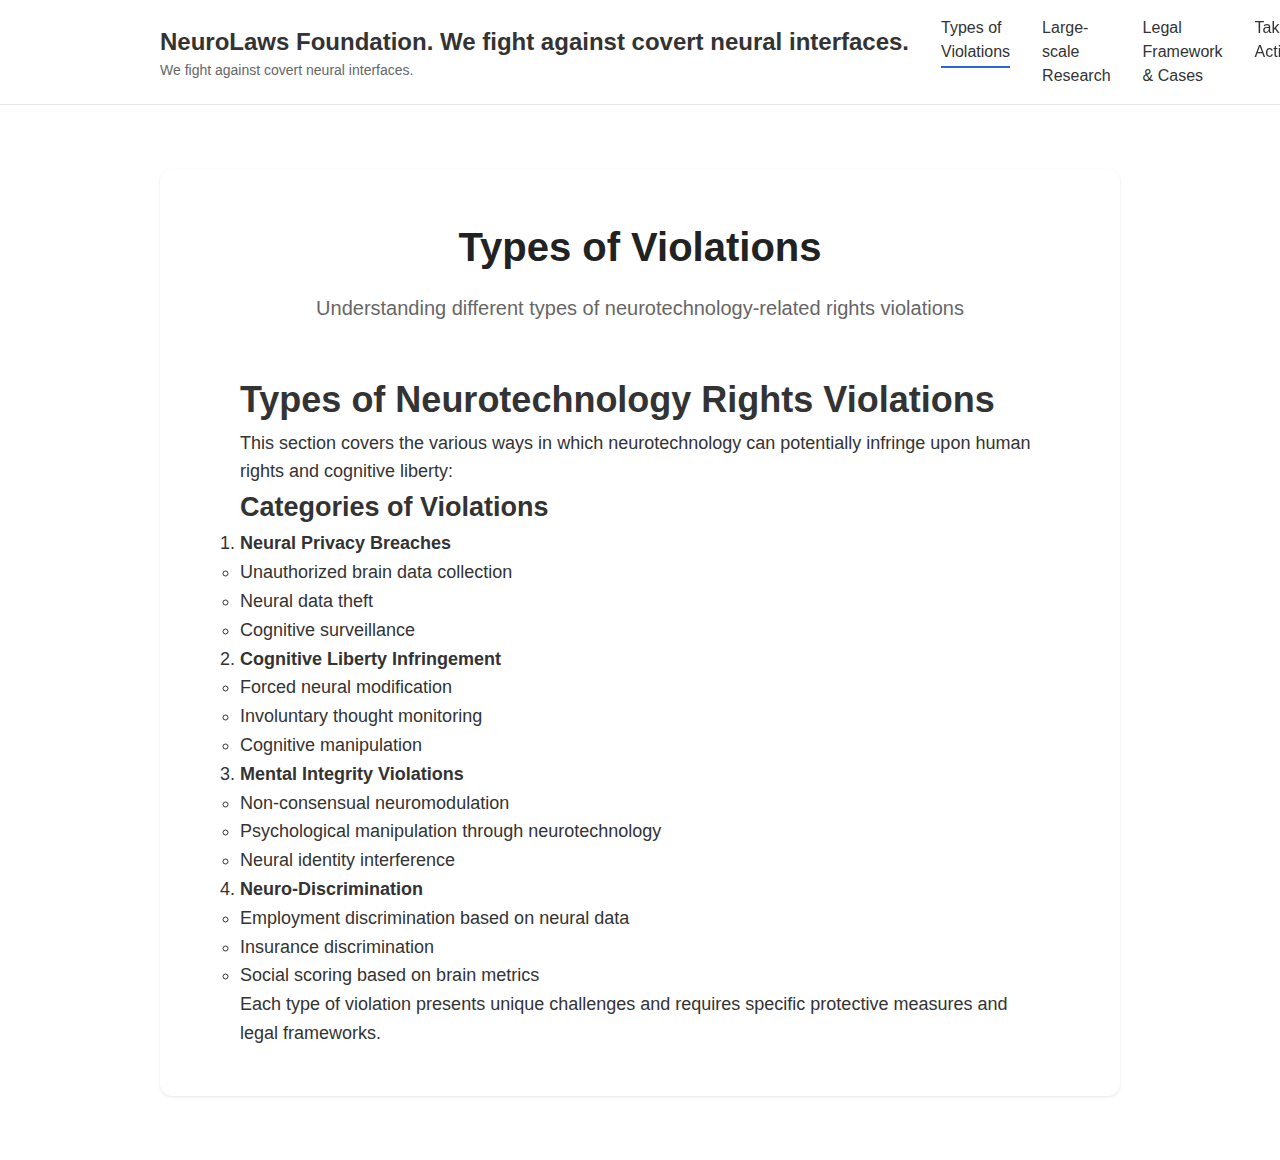
<file: violations/index.html>
<!doctype html><html lang=en-us><head><meta charset=UTF-8><meta name=viewport content="width=device-width,initial-scale=1"><title>Types of Violations | NeuroLaws Foundation. We fight against covert neural interfaces.</title>
<meta name=description content="Understanding different types of neurotechnology-related rights violations"><style>:root{--bg-color:#ffffff;--text-color:#333333;--text-muted:#666666;--heading-color:#222222;--primary-color:#2563eb;--primary-color-dark:#1d4ed8;--border-color:#e5e7eb;--card-bg:#ffffff}html.dark-theme{--bg-color:#1a1a1a;--text-color:#e5e5e5;--text-muted:#a3a3a3;--heading-color:#ffffff;--primary-color:#3b82f6;--primary-color-dark:#2563eb;--border-color:#333333;--card-bg:#262626}*{margin:0;padding:0;box-sizing:border-box}body{margin:0;padding:0;font-family:-apple-system,BlinkMacSystemFont,segoe ui,Roboto,helvetica neue,Arial,sans-serif;background:var(--bg-color);color:var(--text-color);line-height:1.5;min-height:100vh;display:flex;flex-direction:column}main{flex:1;width:100%;background:var(--bg-color)}</style><link rel=stylesheet href=/css/custom.min.css><style>.site-header{background:var(--bg-color);border-bottom:1px solid var(--border-color);padding:1rem 0;position:sticky;top:0;z-index:100}.site-header-wrapper{display:flex;justify-content:space-between;align-items:center}.site-branding{flex:none}.site-title{font-size:1.5rem;font-weight:700;color:var(--text-color);text-decoration:none;display:flex;flex-direction:column}.site-subtitle{font-size:.875rem;font-weight:400;color:var(--text-muted)}.site-nav{flex:auto;margin:0 2rem}.nav-trigger{display:none}.nav-trigger-label{display:none}.nav-menu{display:flex;justify-content:center;list-style:none;margin:0;padding:0;gap:2rem}.nav-item a{color:var(--text-color);text-decoration:none;font-weight:500;padding:.5rem 0;position:relative}.nav-item a::after{content:'';position:absolute;bottom:0;left:0;width:100%;height:2px;background:var(--primary-color);transform:scaleX(0);transition:transform .3s ease}.nav-item a:hover::after,.nav-item a.active::after{transform:scaleX(1)}.site-tools{display:flex;gap:1rem;align-items:center}.theme-switcher,.rss-link{background:0 0;border:none;padding:.5rem;cursor:pointer;color:var(--text-color);opacity:.7;transition:opacity .3s ease}.theme-switcher:hover,.rss-link:hover{opacity:1}@media(max-width:768px){.nav-trigger-label{display:block;cursor:pointer;padding:1rem}.nav-trigger-label span,.nav-trigger-label span::before,.nav-trigger-label span::after{display:block;background:var(--text-color);height:2px;width:24px;position:relative;transition:all .3s ease}.nav-trigger-label span::before,.nav-trigger-label span::after{content:'';position:absolute}.nav-trigger-label span::before{top:-8px}.nav-trigger-label span::after{bottom:-8px}.nav-menu{display:none;position:absolute;top:100%;left:0;right:0;background:var(--bg-color);flex-direction:column;padding:1rem;border-bottom:1px solid var(--border-color)}.nav-trigger:checked~.nav-menu{display:flex}.nav-trigger:checked~.nav-trigger-label span{background:0 0}.nav-trigger:checked~.nav-trigger-label span::before{transform:rotate(45deg);top:0}.nav-trigger:checked~.nav-trigger-label span::after{transform:rotate(-45deg);bottom:0}}</style></head><body><header class=site-header><div class=container><div class=site-header-wrapper><div class=site-branding><a href=https://neurolaws.org/ class=site-title>NeuroLaws Foundation. We fight against covert neural interfaces.
<span class=site-subtitle>We fight against covert neural interfaces.</span></a></div><nav class=site-nav><input type=checkbox id=nav-trigger class=nav-trigger>
<label for=nav-trigger class=nav-trigger-label><span></span></label><ul class=nav-menu><li class=nav-item><a href=/violations/ class=active>Types of Violations</a></li><li class=nav-item><a href=/research/>Large-scale Research</a></li><li class=nav-item><a href=/legal/>Legal Framework & Cases
                       </a></li><li class=nav-item><a href=/take-action/>Take Action</a></li><li class=nav-item><a href=/support/>Support Us</a></li></ul></nav><div class=site-tools><button class=theme-switcher aria-label="Switch theme">
<svg class="sun-icon" width="24" height="24" viewBox="0 0 24 24" fill="none" stroke="currentcolor" stroke-width="2"><circle cx="12" cy="12" r="5"/><line x1="12" y1="1" x2="12" y2="3"/><line x1="12" y1="21" x2="12" y2="23"/><line x1="4.22" y1="4.22" x2="5.64" y2="5.64"/><line x1="18.36" y1="18.36" x2="19.78" y2="19.78"/><line x1="1" y1="12" x2="3" y2="12"/><line x1="21" y1="12" x2="23" y2="12"/><line x1="4.22" y1="19.78" x2="5.64" y2="18.36"/><line x1="18.36" y1="5.64" x2="19.78" y2="4.22"/></svg>
</button>
<a href=/index.xml class=rss-link aria-label="RSS Feed"><svg width="24" height="24" viewBox="0 0 24 24" fill="none" stroke="currentcolor" stroke-width="2"><path d="M4 11a9 9 0 019 9"/><path d="M4 4a16 16 0 0116 16"/><circle cx="5" cy="19" r="1"/></svg></a></div></div></div></header><main><div class=page-content><div class=container><article class=post><header class=post-header><h1 class=post-title>Types of Violations</h1><p class=post-description>Understanding different types of neurotechnology-related rights violations</p></header><div class=post-content><h1 id=types-of-neurotechnology-rights-violations>Types of Neurotechnology Rights Violations</h1><p>This section covers the various ways in which neurotechnology can potentially infringe upon human rights and cognitive liberty:</p><h2 id=categories-of-violations>Categories of Violations</h2><ol><li><p><strong>Neural Privacy Breaches</strong></p><ul><li>Unauthorized brain data collection</li><li>Neural data theft</li><li>Cognitive surveillance</li></ul></li><li><p><strong>Cognitive Liberty Infringement</strong></p><ul><li>Forced neural modification</li><li>Involuntary thought monitoring</li><li>Cognitive manipulation</li></ul></li><li><p><strong>Mental Integrity Violations</strong></p><ul><li>Non-consensual neuromodulation</li><li>Psychological manipulation through neurotechnology</li><li>Neural identity interference</li></ul></li><li><p><strong>Neuro-Discrimination</strong></p><ul><li>Employment discrimination based on neural data</li><li>Insurance discrimination</li><li>Social scoring based on brain metrics</li></ul></li></ol><p>Each type of violation presents unique challenges and requires specific protective measures and legal frameworks.</p></div></article></div></div><style>.page-content{padding:4rem 2rem;min-height:calc(100vh - 200px);background:var(--bg-color)}.container{max-width:1000px;margin:0 auto}.post{background:var(--card-bg);border-radius:12px;padding:3rem 4rem;box-shadow:0 1px 3px rgba(0,0,0,.1)}.post-header{margin-bottom:3rem;text-align:center}.post-title{font-size:2.5rem;margin-bottom:1rem;color:var(--heading-color)}.post-description{font-size:1.25rem;color:var(--text-muted);max-width:800px;margin:0 auto}.post-content{max-width:800px;margin:0 auto;font-size:1.125rem;line-height:1.6}.section-list{margin-top:3rem}.section-item{margin-bottom:2.5rem;padding-bottom:2.5rem;border-bottom:1px solid var(--border-color)}.section-item:last-child{border-bottom:none;padding-bottom:0}.section-item h2{margin:0 0 1rem;font-size:1.75rem}.section-item h2 a{color:var(--heading-color);text-decoration:none;transition:color .3s ease}.section-item h2 a:hover{color:var(--primary-color)}.section-item p{color:var(--text-muted);margin:0}@media(max-width:1024px){.post{padding:3rem}}@media(max-width:768px){.page-content{padding:2rem 1.5rem}.post{padding:2rem;border-radius:8px}.post-title{font-size:2rem}.post-description{font-size:1.125rem}.section-item h2{font-size:1.5rem}}@media(max-width:480px){.page-content{padding:1.5rem 1rem}.post{padding:1.5rem;border-radius:6px}}</style></main><script>const themeToggle=document.querySelector(".theme-switcher"),htmlElement=document.documentElement,savedTheme=localStorage.getItem("theme");savedTheme==="dark"&&htmlElement.classList.add("dark-theme"),themeToggle.addEventListener("click",function(){htmlElement.classList.toggle("dark-theme");const e=htmlElement.classList.contains("dark-theme");localStorage.setItem("theme",e?"dark":"light")})</script></body></html>
</file>
